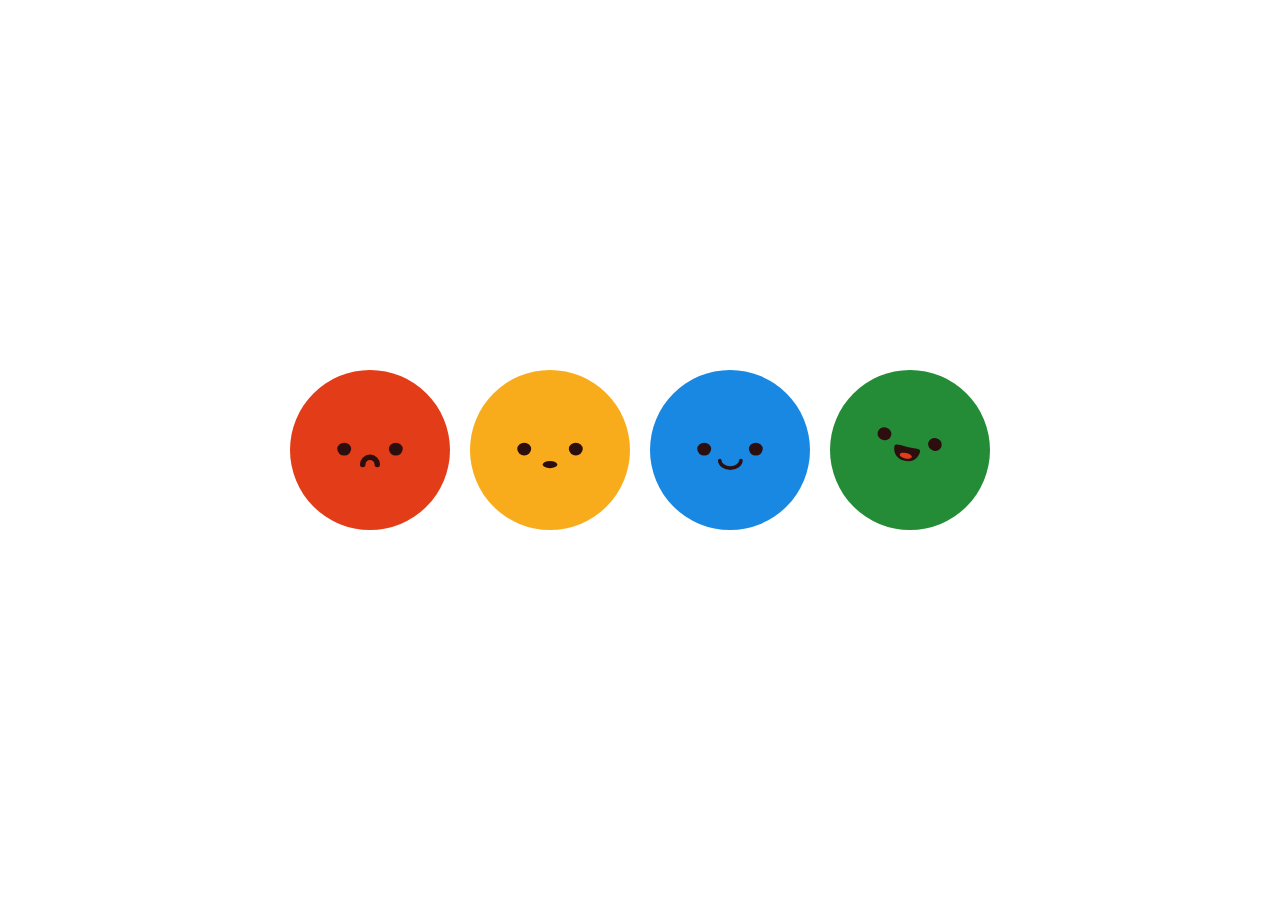
<file: clients/bolinhas/index.html>
<!DOCTYPE html>
<html>
<head>
    <meta charset="UTF-8">
    <title>Bouncing Ball</title>
    <link rel="stylesheet" href="css/bouncing.css">
    <link rel="stylesheet" href="css/balls.css">
</head>

<body>

<svg onclick="change('sad')" class="sad" width="44px" height="44px" viewBox="0 0 44 44" version="1.1" xmlns="http://www.w3.org/2000/svg" xmlns:xlink="http://www.w3.org/1999/xlink">
    <g id="sad" stroke="none" stroke-width="1" fill="none" fill-rule="evenodd" transform="translate(0, 0)">
        <circle id="body" fill="#E23D18" cx="22" cy="22" r="22"></circle>
        <g id="face" transform="translate(13.000000, 20.000000)">
            <g class="face">
                <path d="M7,4 C7,5.1045695 7.8954305,6 9,6 C10.1045695,6 11,5.1045695 11,4" class="mouth" stroke="#2C0E0F" stroke-width="1.5" stroke-linecap="round" stroke-linejoin="round" transform="translate(9.000000, 5.000000) rotate(-180.000000) translate(-9.000000, -5.000000) "></path>
                <ellipse class="right-eye" fill="#2C0E0F" cx="16.0941176" cy="1.75609756" rx="1.90588235" ry="1.75609756"></ellipse>
                <ellipse class="left-eye" fill="#2C0E0F" cx="1.90588235" cy="1.75609756" rx="1.90588235" ry="1.75609756"></ellipse>
            </g>
        </g>
    </g>
</svg>

<svg onclick="change('neutral')" class="neutral" width="44px" height="44px" viewBox="0 0 44 44" version="1.1" xmlns="http://www.w3.org/2000/svg" xmlns:xlink="http://www.w3.org/1999/xlink">
    <g>
        <circle id="body" fill="#F9AC1B" cx="22" cy="22" r="22"></circle>
        <g class="face">
            <g transform="translate(13.000000, 20.000000)" fill="#2C0E0F">
                <g class="mouth">
                    <g transform="translate(9, 5)" >
                        <rect x="-2" y="0" width="4" height="2" rx="2"></rect>
                    </g>
                </g>
                <ellipse class="right-eye" cx="16.0941176" cy="1.75" rx="1.90588235" ry="1.75"></ellipse>
                <ellipse class="left-eye" cx="1.90588235" cy="1.75" rx="1.90588235" ry="1.75"></ellipse>
            </g>
        </g>
    </g>
</svg>
<svg onclick="change('fine')" class="fine" width="44px" height="44px" viewBox="0 0 44 44" version="1.1" xmlns="http://www.w3.org/2000/svg" xmlns:xlink="http://www.w3.org/1999/xlink">
    <g id="fine-emotion" stroke="none" stroke-width="1" fill="none" fill-rule="evenodd">
        <g id="fine">
            <circle id="body" fill="#1988E3" cx="22" cy="22" r="22"></circle>
            <g class="matrix" transform="translate(22.000000, 32.000000)">
                <g class="face-container">
                    <g class="face" transform="translate(-9, -12)">
                        <g class="face-upAndDown">
                            <g class="eyes">
                                <ellipse class="right-eye" fill="#2C0E0F" cx="16.0941176" cy="1.75609756" rx="1.90588235" ry="1.75609756"></ellipse>
                                <ellipse class="left-eye" fill="#2C0E0F" cx="1.90588235" cy="1.75609756" rx="1.90588235" ry="1.75609756"></ellipse></g>
                            <path d="M6.18823529,4.90499997 C6.18823529,5.95249999 7.48721095,7 9.08957864,7 C10.6919463,7 11.990922,5.95249999 11.990922,4.90499997" id="mouth" stroke="#2C0E0F" stroke-linecap="round" stroke-linejoin="round"></path>
                        </g>
                    </g>
                </g>
            </g>
        </g>
    </g>
</svg>
<svg onclick="change('happy')" class="happy" width="44px" height="44px" viewBox="0 0 44 44" version="1.1" xmlns="http://www.w3.org/2000/svg" xmlns:xlink="http://www.w3.org/1999/xlink">
    <g id="Happy" stroke="none" stroke-width="1" fill="none" fill-rule="evenodd" transform="translate(0, 0)">
        <circle id="Body" fill="#248C37" cx="22" cy="22" r="22"></circle>
        <g class="scaleFace">
            <g class="face">
                <ellipse id="Eye-right" fill="#2C0E0F" cx="29.0875" cy="21.75" rx="1.89926471" ry="1.75"></ellipse>
                <ellipse id="Eye-left" fill="#2C0E0F" cx="14.8992647" cy="21.75" rx="1.89926471" ry="1.75"></ellipse>
                <path d="M21.8941176,27.8819633 C24.8588235,27.8819632 25.4941176,25.5404999 25.4941176,24.5648901 C25.4941176,23.5892803 24.4352941,23.9795242 22.1058824,23.9795242 C19.7764706,23.9795242 18.2941176,23.5892803 18.2941176,24.5648901 C18.2941176,25.5404999 18.9294118,27.8819633 21.8941176,27.8819633 Z" id="Mouth" fill="#2C0E0F"></path>
                <ellipse id="Tung" fill="#E23D18" cx="21.8941176" cy="26.4390244" rx="1.69411765" ry="0.780487805"></ellipse>
            </g>
        </g>
    </g>
</svg>

<script type="text/javascript" src="../common.js"></script>
<script type="text/javascript" src="js/faces.js"></script>
<script type="text/javascript" src="js/index.js"></script>
<script> init(); </script>
</body>
</html>
</file>
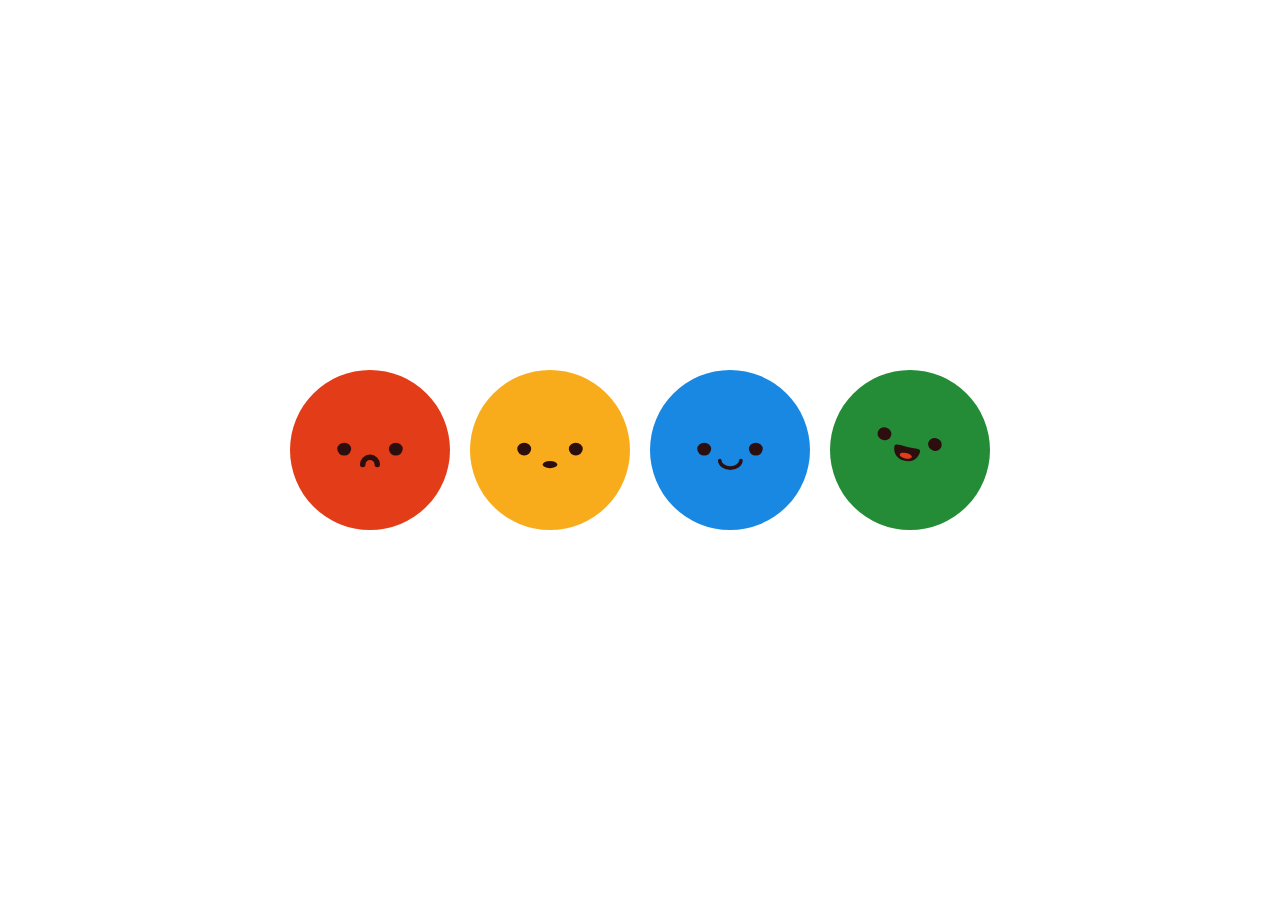
<file: clients/carinhas/index.html>
<!DOCTYPE html>
<html>
<head>
    <meta charset="UTF-8">
    <title>TCC Marianna</title>
    <link rel="stylesheet" href="css/bouncing.css">
    <link rel="stylesheet" href="css/balls.css">
</head>

<body>

<svg onclick="change('sad')" class="sad" width="44px" height="44px" viewBox="0 0 44 44" version="1.1" xmlns="http://www.w3.org/2000/svg" xmlns:xlink="http://www.w3.org/1999/xlink">
    <g id="sad" stroke="none" stroke-width="1" fill="none" fill-rule="evenodd" transform="translate(0, 0)">
        <circle id="body" fill="#E23D18" cx="22" cy="22" r="22"></circle>
        <g id="face" transform="translate(13.000000, 20.000000)">
            <g class="face">
                <path d="M7,4 C7,5.1045695 7.8954305,6 9,6 C10.1045695,6 11,5.1045695 11,4" class="mouth" stroke="#2C0E0F" stroke-width="1.5" stroke-linecap="round" stroke-linejoin="round" transform="translate(9.000000, 5.000000) rotate(-180.000000) translate(-9.000000, -5.000000) "></path>
                <ellipse class="right-eye" fill="#2C0E0F" cx="16.0941176" cy="1.75609756" rx="1.90588235" ry="1.75609756"></ellipse>
                <ellipse class="left-eye" fill="#2C0E0F" cx="1.90588235" cy="1.75609756" rx="1.90588235" ry="1.75609756"></ellipse>
            </g>
        </g>
    </g>
</svg>

<svg onclick="change('neutral')" class="neutral" width="44px" height="44px" viewBox="0 0 44 44" version="1.1" xmlns="http://www.w3.org/2000/svg" xmlns:xlink="http://www.w3.org/1999/xlink">
    <g>
        <circle id="body" fill="#F9AC1B" cx="22" cy="22" r="22"></circle>
        <g class="face">
            <g transform="translate(13.000000, 20.000000)" fill="#2C0E0F">
                <g class="mouth">
                    <g transform="translate(9, 5)" >
                        <rect x="-2" y="0" width="4" height="2" rx="2"></rect>
                    </g>
                </g>
                <ellipse class="right-eye" cx="16.0941176" cy="1.75" rx="1.90588235" ry="1.75"></ellipse>
                <ellipse class="left-eye" cx="1.90588235" cy="1.75" rx="1.90588235" ry="1.75"></ellipse>
            </g>
        </g>
    </g>
</svg>
<svg onclick="change('fine')" class="fine" width="44px" height="44px" viewBox="0 0 44 44" version="1.1" xmlns="http://www.w3.org/2000/svg" xmlns:xlink="http://www.w3.org/1999/xlink">
    <g id="fine-emotion" stroke="none" stroke-width="1" fill="none" fill-rule="evenodd">
        <g id="fine">
            <circle id="body" fill="#1988E3" cx="22" cy="22" r="22"></circle>
            <g class="matrix" transform="translate(22.000000, 32.000000)">
                <g class="face-container">
                    <g class="face" transform="translate(-9, -12)">
                        <g class="face-upAndDown">
                            <g class="eyes">
                                <ellipse class="right-eye" fill="#2C0E0F" cx="16.0941176" cy="1.75609756" rx="1.90588235" ry="1.75609756"></ellipse>
                                <ellipse class="left-eye" fill="#2C0E0F" cx="1.90588235" cy="1.75609756" rx="1.90588235" ry="1.75609756"></ellipse></g>
                            <path d="M6.18823529,4.90499997 C6.18823529,5.95249999 7.48721095,7 9.08957864,7 C10.6919463,7 11.990922,5.95249999 11.990922,4.90499997" id="mouth" stroke="#2C0E0F" stroke-linecap="round" stroke-linejoin="round"></path>
                        </g>
                    </g>
                </g>
            </g>
        </g>
    </g>
</svg>
<svg onclick="change('happy')" class="happy" width="44px" height="44px" viewBox="0 0 44 44" version="1.1" xmlns="http://www.w3.org/2000/svg" xmlns:xlink="http://www.w3.org/1999/xlink">
    <g id="Happy" stroke="none" stroke-width="1" fill="none" fill-rule="evenodd" transform="translate(0, 0)">
        <circle id="Body" fill="#248C37" cx="22" cy="22" r="22"></circle>
        <g class="scaleFace">
            <g class="face">
                <ellipse id="Eye-right" fill="#2C0E0F" cx="29.0875" cy="21.75" rx="1.89926471" ry="1.75"></ellipse>
                <ellipse id="Eye-left" fill="#2C0E0F" cx="14.8992647" cy="21.75" rx="1.89926471" ry="1.75"></ellipse>
                <path d="M21.8941176,27.8819633 C24.8588235,27.8819632 25.4941176,25.5404999 25.4941176,24.5648901 C25.4941176,23.5892803 24.4352941,23.9795242 22.1058824,23.9795242 C19.7764706,23.9795242 18.2941176,23.5892803 18.2941176,24.5648901 C18.2941176,25.5404999 18.9294118,27.8819633 21.8941176,27.8819633 Z" id="Mouth" fill="#2C0E0F"></path>
                <ellipse id="Tung" fill="#E23D18" cx="21.8941176" cy="26.4390244" rx="1.69411765" ry="0.780487805"></ellipse>
            </g>
        </g>
    </g>
</svg>

<script type="text/javascript" src="../common.js"></script>
<script type="text/javascript" src="js/faces.js"></script>
<script type="text/javascript" src="js/index.js"></script>
<script> init(); </script>
</body>
</html>
</file>
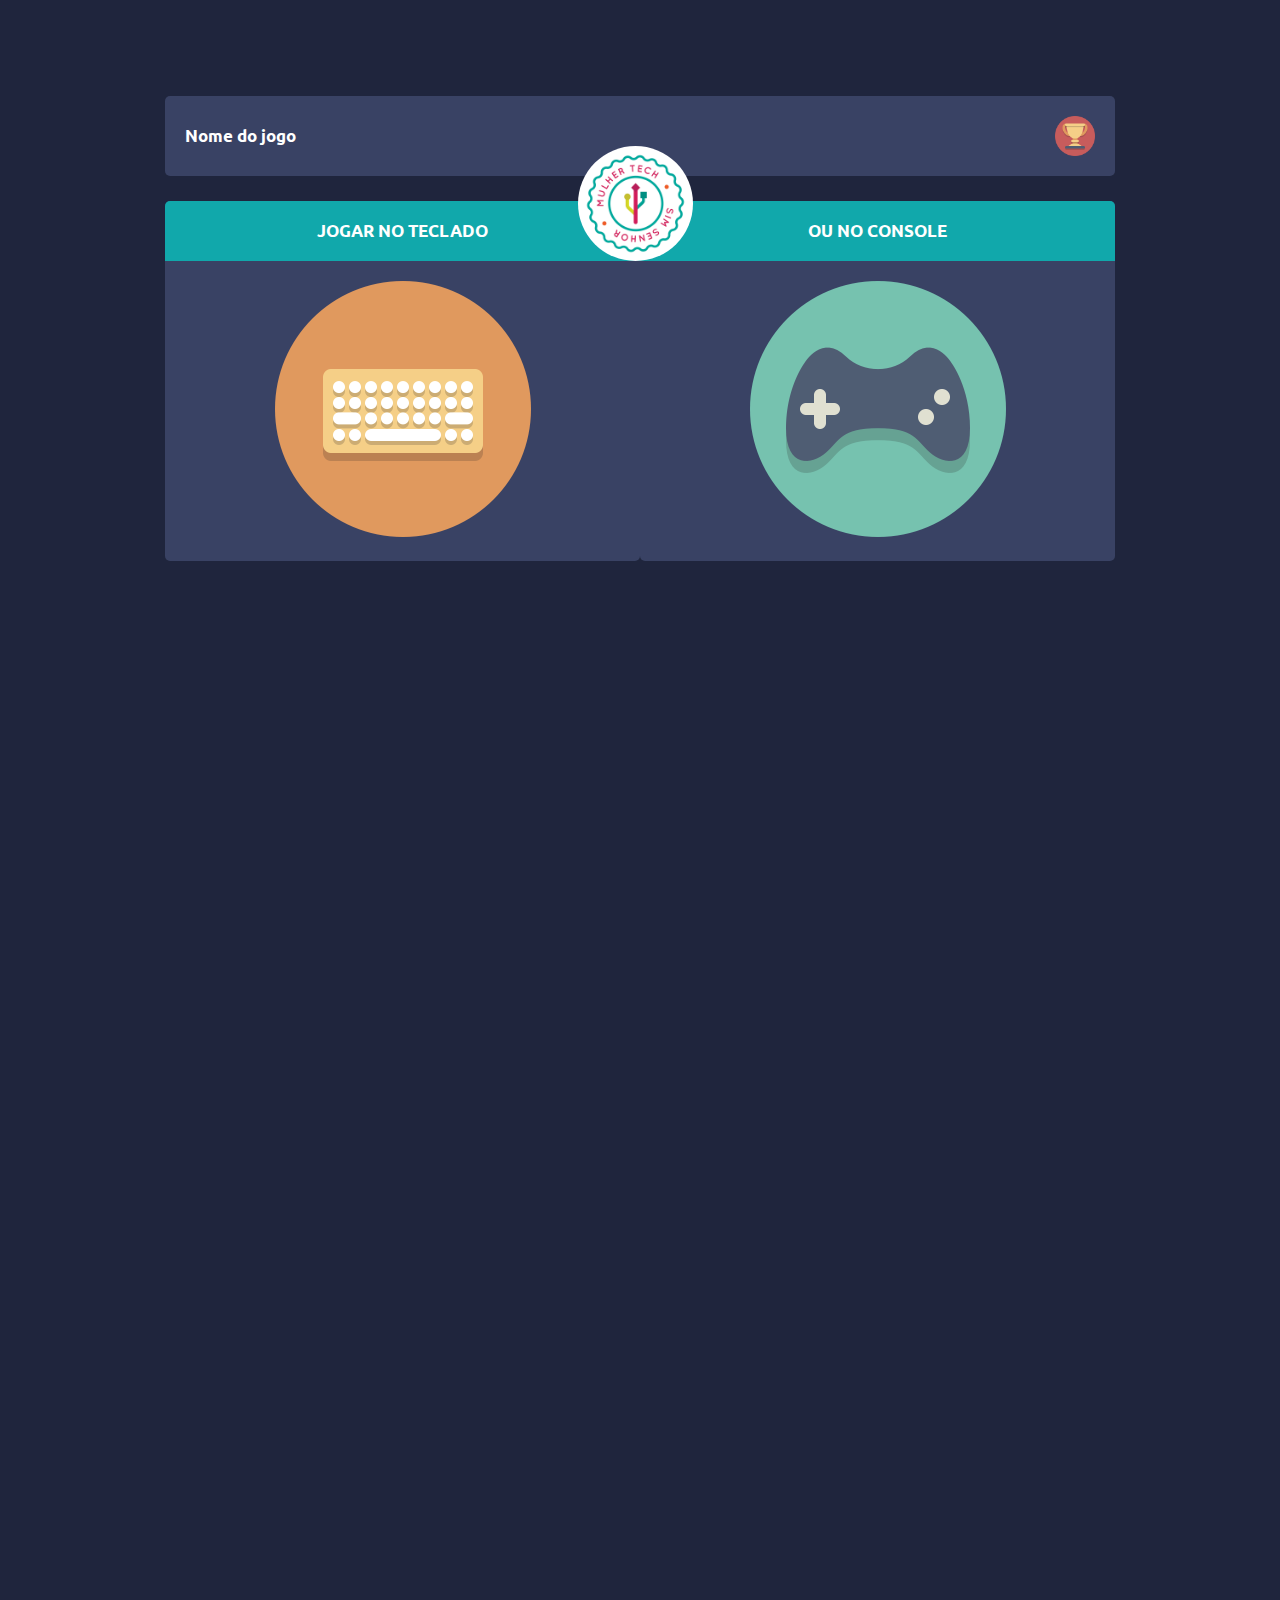
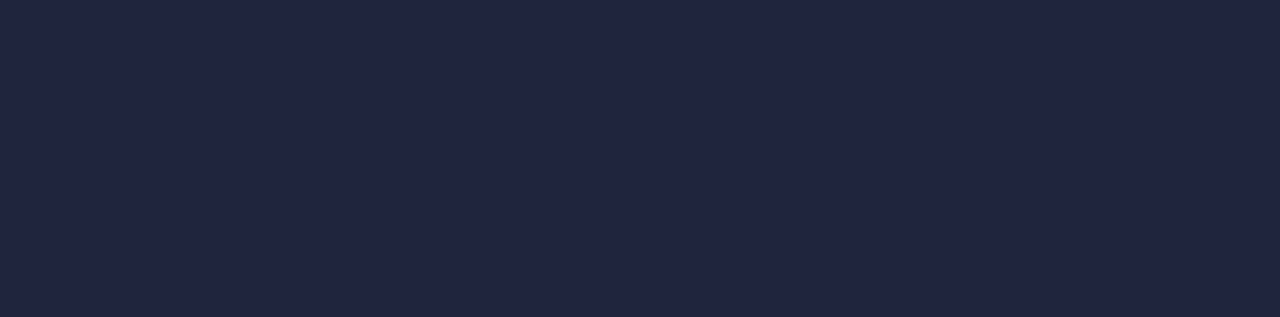
<file: clients/jogo/index.html>
<!DOCTYPE html>
<html lang="en">
<head>
    <meta charset="UTF-8">
    <title>Title</title>

    <link rel="stylesheet" href="css/ui/style.css">
    <link rel="stylesheet" href="css/style.css">

    <script type="text/javascript" src="../common.js"></script>
    <script type="text/javascript" src="js/player.js"></script>
</head>
<body>
<div class="main-container">
    <header class="block">
        <h2>Nome do jogo</h2>
        <a href="ranking.php"><img id="ranking" src="img/trophy.png" /></a>
    </header>

    <div class="left-container container">
        <div class="menu-box block" onclick="return choosePlayer('keyboard')">
            <h2 class="titular">JOGAR NO TECLADO</h2>
            <a><img src="img/keyboard.png"></a>
        </div>
    </div>
    <div class="right-container container">
        <div class="menu-box block" onclick="return choosePlayer('gamepad')">
            <h2 class="titular">OU NO CONSOLE</h2>
            <a><img src="img/gamepad.png"></a>
        </div>
    </div>
    <div class="modal-container container">
        <form id="form-player" method="POST" action="" onsubmit="newPlayer(this);">
            <div class="enter-user-name block">
                    <div class="input-container">
                        <input type="text" name="apelido" placeholder="apelido" class="email text-input">
                        <div class="input-icon envelope-icon-acount"><span class="fontawesome-user scnd-font-color"></span></div>
                    </div>
                    <div class="input-container">
                        <div class="base-colors">
                            <input type="radio" name="cor" class="color" value="52,152,219" style="background-color: rgb(52,152,219);" />
                            <input type="radio" name="cor" class="color" value="46,204,113" style="background-color: rgb(46,204,113);" />
                            <input type="radio" name="cor" class="color" value="230,126,34" style="background-color: rgb(230,126,34);" />
                            <input type="radio" name="cor" class="color" value="231,76,60"  style="background-color: rgb(231,76,60);"  />
                        </div>
                    </div>
                <button type="submit" class="subscribe button">JOGAR!</button>
            </div>
        </form>
    </div>
    <img id="logo" src="img/logo.png">
</div>
</body>
</html>
</file>
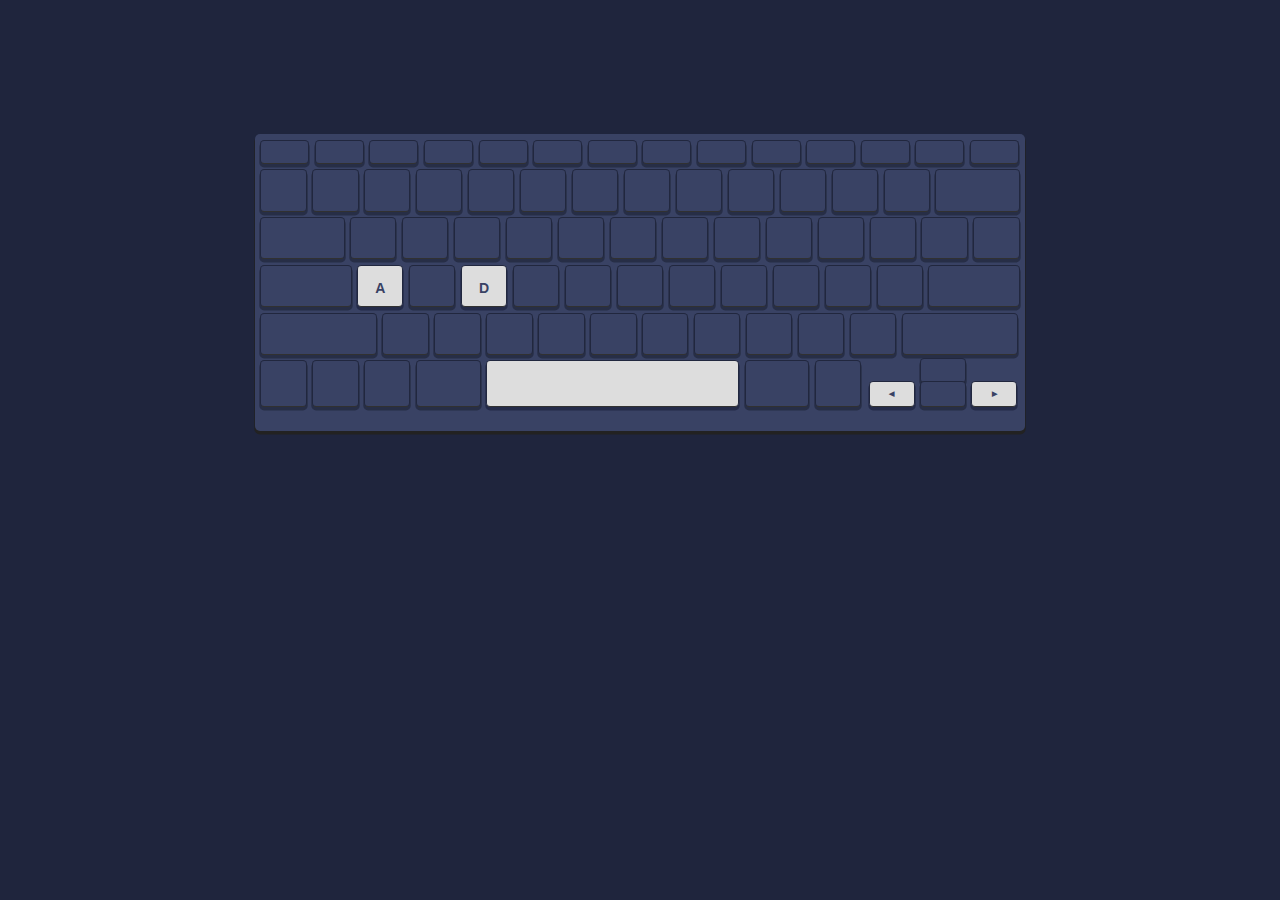
<file: clients/jogo/controller-keyboard/index.html>
<!DOCTYPE html>
<html lang="en">

<head>
    <meta charset="UTF-8">
    <title>HTML + CSS Keyboard</title>
    <link rel="stylesheet" href="../css/ui/style.css">
    <link rel="stylesheet" href="css/style.css">
</head>

<body>
<div id="keyboard" class="block">
    <div class="row h1">
        <div class="word">
            <span>esc</span>
        </div>
        <div class="fn">
            <span>F1</span>
        </div>
        <div class="fn">
            <span>F2</span>
        </div>
        <div class="fn">
            <span>F3</span>
        </div>
        <div class="fn">
            <span>F4</span>
        </div>
        <div class="fn">
            <span>F5</span>
        </div>
        <div class="fn">
            <span>F6</span>
        </div>
        <div class="fn">
            <span>F7</span>
        </div>
        <div class="fn">
            <span>F8</span>
        </div>
        <div class="fn">
            <span>F9</span>
        </div>
        <div class="fn">
            <span>F10</span>
        </div>
        <div class="fn">
            <span>F11</span>
        </div>
        <div class="fn">
            <span>F12</span>
        </div>
        <div class="word">
            <span>pwr</span>
        </div>
    </div>
    <div class="row">
        <div class="double">
            <div>~</div>
            <div>`</div>
        </div>
        <div class="double">
            <div>!</div>
            <div>1</div>
        </div>
        <div class="double">
            <div>@</div>
            <div>2</div>
        </div>
        <div class="double">
            <div>#</div>
            <div>3</div>
        </div>
        <div class="double">
            <div>$</div>
            <div>4</div>
        </div>
        <div class="double">
            <div>%</div>
            <div>5</div>
        </div>
        <div class="double">
            <div>^</div>
            <div>6</div>
        </div>
        <div class="double">
            <div>&</div>
            <div>7</div>
        </div>
        <div class="double">
            <div>*</div>
            <div>8</div>
        </div>
        <div class="double">
            <div>(</div>
            <div>9</div>
        </div>
        <div class="double">
            <div>)</div>
            <div>0</div>
        </div>
        <div class="double">
            <div>_</div>
            <div>-</div>
        </div>
        <div class="double">
            <div>+</div>
            <div>=</div>
        </div>
        <div class="bottom-right word w4">
            <span>delete</span>
        </div>
    </div>
    <div class="row">
        <div class="vv word w4">
            <span>tab</span>
        </div>
        <div class="letter">Q</div>
        <div class="letter">W</div>
        <div class="letter">E</div>
        <div class="letter">R</div>
        <div class="letter">T</div>
        <div class="letter">Y</div>
        <div class="letter">U</div>
        <div class="letter">I</div>
        <div class="letter">O</div>
        <div class="letter">P</div>
        <div class="double" data-char="{[">
            <div>{</div>
            <div>[</div>
        </div>
        <div class="double" data-char="}]">
            <div>}</div>
            <div>]</div>
        </div>
        <div class="double" data-char="|\">
            <div>|</div>
            <div>\</div>
        </div>
    </div>
    <div class="row">
        <div class="bottom-left word w5">
            <span>caps lock</span>
        </div>
        <div class="letter active" data-char="A">A</div>
        <div class="letter">S</div>
        <div class="letter active" data-char="D">D</div>
        <div class="letter">F</div>
        <div class="letter">G</div>
        <div class="letter">H</div>
        <div class="letter">J</div>
        <div class="letter">K</div>
        <div class="letter">L</div>
        <div class="double">
            <div>:</div>
            <div>;</div>
        </div>
        <div class="double">
            <div>"</div>
            <div>'</div>
        </div>
        <div class="bottom-right word w5">
            <span>return</span>
        </div>
    </div>
    <div class="row">
        <div class="bottom-left word w6">
            <span>shift</span>
        </div>
        <div class="letter">Z</div>
        <div class="letter">X</div>
        <div class="letter">C</div>
        <div class="letter">V</div>
        <div class="letter">B</div>
        <div class="letter">N</div>
        <div class="letter">M</div>
        <div class="double">
            <div>&lt;</div>
            <div>,</div>
        </div>
        <div class="double">
            <div>&gt;</div>
            <div>.</div>
        </div>
        <div class="double">
            <div>?</div>
            <div>/</div>
        </div>
        <div class="bottom-right word w6" data-key="16-R">
            <span>shift</span>
        </div>
    </div>
    <div class="row h3">
        <div class="bottom-left word">
            <span>fn</span>
        </div>
        <div class="bottom-left word w1">
            <span>control</span>
        </div>
        <div class="bottom-left word w1">
            <span>option</span>
        </div>
        <div class="bottom-right word w3">
            <span>command</span>
        </div>
        <div class="double right space active" data-key="32">
            &nbsp;
        </div>
        <div class="bottom-left word w3">
            <span>command</span>
        </div>
        <div class="bottom-left word w1">
            <span>option</span>
        </div>
        <div class="arrow active" data-key="37">
            <span>&#9664;</span>
        </div>
        <div class="arrow double arrow-up">
            <div>&#9650;</div>
        </div>
        <div class="arrow double arrow-down">
            <div>▼</div>
        </div>
        <div class="arrow active" data-key="39">
            <span>&#9654;</span>
        </div>
    </div>
</div>

<script type="text/javascript" src="../../common.js"></script>
<script type="text/javascript" src="../js/player.js"></script>
<script type="text/javascript" src="js/index.js"></script>

</body>
</html>
</file>
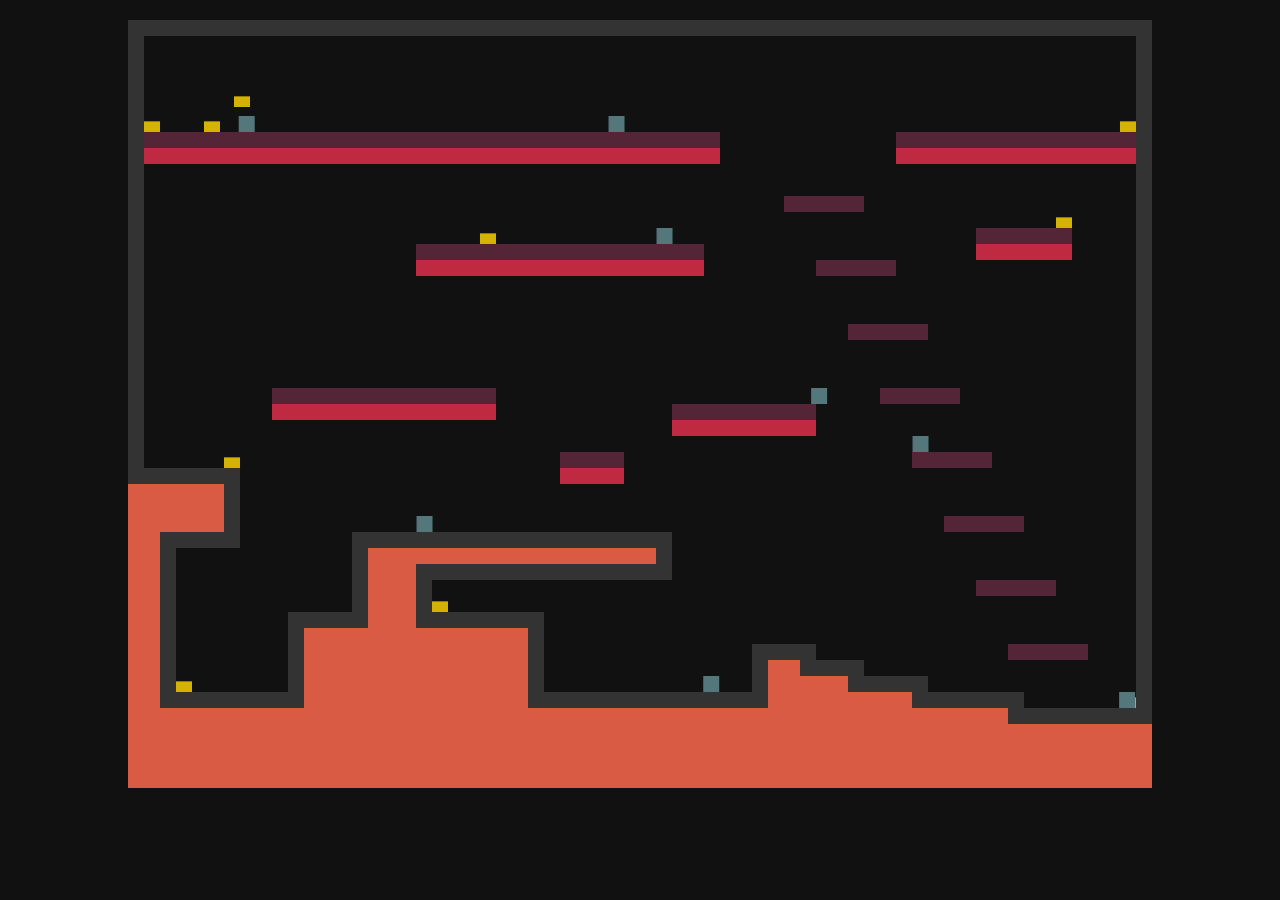
<file: clients/jogo/platformer.html>
<!DOCTYPE html>
<html>
<head>
  <meta http-equiv="X-UA-Compatible" content="IE=edge" />
  <meta http-equiv="Content-type" content="text/html; charset=utf-8"/>
  <title>Javascript Platformer</title>
  <link href="https://fonts.googleapis.com/css?family=Lato" rel="stylesheet">

  <style>
    body            { background: #111; }
    #platformer     { margin: 1em auto; position: relative; width: 512px; height: 384px; }
    #canvas         { display: inline-block; width: 100%; height: 100%; }
    @media screen and (min-width:     0px) and (min-height:    0px) { #platformer { width:  512px; height: 384px; font-size:  7pt; } } /* block = 16 */
    @media screen and (min-width:   840px) and (min-height:  530px) { #platformer { width:  640px; height: 480px; font-size:  9pt; } } /* block = 20 */
    @media screen and (min-width:   968px) and (min-height:  626px) { #platformer { width:  768px; height: 576px; font-size: 11pt; } } /* block = 24 */
    @media screen and (min-width:  1096px) and (min-height:  722px) { #platformer { width:  896px; height: 672px; font-size: 13pt; } } /* block = 28 */
    @media screen and (min-width:  1224px) and (min-height:  818px) { #platformer { width: 1024px; height: 768px; font-size: 15pt; } } /* block = 32 */
  </style>

</head>

<body>

  <div id="platformer">
    <canvas id="canvas">
      <div class="unsupported">
        Sorry, this example cannot be run because your browser does not support the &lt;canvas&gt; element
      </div>
    </canvas>
  </div>

  <script type="text/javascript" src="../common.js"></script>
  <script type="text/javascript" src="js/platformer.js"></script>
</body>
</html>
</file>
<file: clients/bolinhas/css/bouncing.css>
body {
  height: 100%;
  padding: 0;
  margin: 0;
  display: -webkit-box;
  display: -ms-flexbox;
  display: flex;
  -webkit-box-align: center;
      -ms-flex-align: center;
          align-items: center;
  -webkit-box-pack: center;
      -ms-flex-pack: center;
          justify-content: center;
  overflow: hidden;
}

#ballWrapper {
  width: 100px;
  height: 270px;
  display: block;
  position: relative;
  cursor: pointer;
  float:left;
  margin: 20px;

}

#ballWrapper.bounce{
  position: absolute;
}

.bounce > div:first-child{
  width: 70px;
  height: 70px;
  position: relative;
  top: 190px;
  border-radius: 100%;
  overflow: hidden;
  z-index: 99;
}

.line {
  position: absolute;
  background: #D1C4E9;
  width: 2px;
  border-radius: 6px;
}



svg{
  width: 100%;
  height: 100%;
  position: absolute;
}

.bounce > div:first-child.sad,    .bounce > div:first-child.sad,    .bounce > div:first-child.sad,    .bounce > div:first-child.sad    { background: #E23D18; }
.bounce > div:first-child.neutral,.bounce > div:first-child.neutral,.bounce > div:first-child.neutral,.bounce > div:first-child.neutral{ background: #F9AC1B; }
.bounce > div:first-child.fine,   .bounce > div:first-child.fine,   .bounce > div:first-child.fine,   .bounce > div:first-child.fine   { background: #1988E3; }
.bounce > div:first-child.happy,  .bounce > div:first-child.happy,  .bounce > div:first-child.happy,  .bounce > div:first-child.happy  { background: #248C37; }

/*Shadow on floor*/
#ballShadow {
  position: absolute;
  left: 0%;
  bottom: -5px;
  margin-left: -35px;
  bottom: 150px;
  z-index: 10;
  width: 90px;
  height: 20px;
  background-image: url("http://svgur.com/i/4V.svg");
  background-size: cover;
  background-repeat: no-repeat;
  border-radius: 100%;
  z-index: -1;
  background-position: center;
  opacity: .4;
  left: 25%;
  bottom: 0;
}

.bloom {
  position: absolute;
  width: 140px;
  height: 140px;
  left: -34%;
  top: 197px;
}


.sparkle-line {
  position: absolute;
  width: 100%;
  height: 100%;
}

.sparkle-line::before {
  position: absolute;
  z-index: 1;
  top: 140%;
  width: 4px;
  height: 0;
  left: calc(50% - 2px);
  border-radius: 2px;
  background: #ae8fb3;
  will-change: top, height;
  content: "";
}

.sparkle-line:nth-child(1) {
  -webkit-transform: rotate(40deg);
          transform: rotate(40deg);
}
.sparkle-line:nth-child(2) {
  -webkit-transform: rotate(60deg);
          transform: rotate(60deg);
}
.sparkle-line:nth-child(3) {
  -webkit-transform: rotate(300deg);
          transform: rotate(300deg);
}
.sparkle-line:nth-child(4) {
  -webkit-transform: rotate(320deg);
          transform: rotate(320deg);
}

#ballShadow {
  -webkit-animation: shrink 1.5s infinite;
  animation: shrink 1.5s infinite;
  -webkit-animation-timing-function: ease-in-out;
  animation-timing-function: ease-in-out;
}

.bounce > div:first-child{
  -webkit-animation: jump 1.5s infinite;
  animation: jump 1.5s infinite;
}

.bounce > div:first-child svg{
  -webkit-animation: face 1.5s infinite;
  animation: face 1.5s infinite;
}

.sparkle .sparkle-line::before {
  -webkit-animation: line 1.5s infinite;
  animation: line 1.5s infinite;
}

.line-1,.line-2 {
  opacity: 0;
}

.line-1 {
  height: 35px;
  left: 25%;
  -webkit-transform-origin: top left;
  transform-origin: top left;
  -webkit-animation: line-1 1.5s infinite;
  animation: line-1 1.5s infinite;
}

.line-2 {
  height: 45px;
  left: 45%;
  -webkit-transform-origin: bottom left;
  transform-origin: bottom left;
  -webkit-animation: line-2 1.5s infinite;
  animation: line-2 1.5s infinite;
}

/* Animation keyframes */
@-webkit-keyframes jump {
  0% {
    top: 0px;
    -webkit-transform: scale3d(1, 1, 1);
            transform: scale3d(1, 1, 1);
    border-radius: 100%;
    -webkit-animation-timing-function: ease-in;
            animation-timing-function: ease-in;
  }
  45% {
    -webkit-transform: scale3d(1, 1, 1);
            transform: scale3d(1, 1, 1);
  }
  50% {
    -webkit-transform: scale3d(1.3, 0.8, 1);
            transform: scale3d(1.3, 0.8, 1);
    -webkit-animation-timing-function: ease-out;
            animation-timing-function: ease-out;
    top: 200px;
  }
  55% {
    -webkit-transform: scale3d(1, 1, 1);
            transform: scale3d(1, 1, 1);
  }
  60% {
    -webkit-transform: scale3d(0.8, 1.1, 1);
            transform: scale3d(0.8, 1.1, 1);
  }
  70% {
    -webkit-transform: scale3d(0.95, 1.05, 1);
            transform: scale3d(0.95, 1.05, 1);
  }
  72% {
    -webkit-transform: scale3d(1, 1, 1);
            transform: scale3d(1, 1, 1);
  }
  100% {
    -webkit-transform: scale3d(1, 1, 1);
            transform: scale3d(1, 1, 1);
    border-radius: 100%;
    top: 0px;
  }
}
@keyframes jump {
  0% {
    top: 0px;
    -webkit-transform: scale3d(1, 1, 1);
            transform: scale3d(1, 1, 1);
    border-radius: 100%;
    -webkit-animation-timing-function: ease-in;
            animation-timing-function: ease-in;
  }
  45% {
    -webkit-transform: scale3d(1, 1, 1);
            transform: scale3d(1, 1, 1);
  }
  50% {
    -webkit-transform: scale3d(1.3, 0.8, 1);
            transform: scale3d(1.3, 0.8, 1);
    -webkit-animation-timing-function: ease-out;
            animation-timing-function: ease-out;
    top: 200px;
  }
  55% {
    -webkit-transform: scale3d(1, 1, 1);
            transform: scale3d(1, 1, 1);
  }
  60% {
    -webkit-transform: scale3d(0.8, 1.1, 1);
            transform: scale3d(0.8, 1.1, 1);
  }
  70% {
    -webkit-transform: scale3d(0.95, 1.05, 1);
            transform: scale3d(0.95, 1.05, 1);
  }
  72% {
    -webkit-transform: scale3d(1, 1, 1);
            transform: scale3d(1, 1, 1);
  }
  100% {
    -webkit-transform: scale3d(1, 1, 1);
            transform: scale3d(1, 1, 1);
    border-radius: 100%;
    top: 0px;
  }
}

@-webkit-keyframes rotate {
  0% {
    -webkit-transform: rotate(0deg);
            transform: rotate(0deg);
  }
  100% {
    -webkit-transform: rotate(360deg);
            transform: rotate(360deg);
  }
}
@keyframes rotate {
  0% {
    -webkit-transform: rotate(0deg);
            transform: rotate(0deg);
  }
  100% {
    -webkit-transform: rotate(360deg);
            transform: rotate(360deg);
  }
}

@-webkit-keyframes shrink {
  0% {
    bottom: 0;
    -webkit-animation-timing-function: ease-in;
            animation-timing-function: ease-in;
    left: 25%;
    opacity: .2;
    -webkit-transform: scale(0.6, 0.6) translate(0px, 2px);
            transform: scale(0.6, 0.6) translate(0px, 2px);
  }
  50% {
    -webkit-animation-timing-function: ease-out;
            animation-timing-function: ease-out;
    -webkit-transform: scale(0.95, 0.95) translate(0px, 0px);
            transform: scale(0.95, 0.95) translate(0px, 0px);
    opacity: .4;
  }
  100% {
    bottom: 0;
    -webkit-animation-timing-function: ease-in;
            animation-timing-function: ease-in;
    left: 25%;
    -webkit-transform: scale(0.6, 0.6) translate(0px, 2px);
            transform: scale(0.6, 0.6) translate(0px, 2px);
    opacity: .2;
  }
}
@keyframes shrink {
  0% {
    bottom: 0;
    -webkit-animation-timing-function: ease-in;
            animation-timing-function: ease-in;
    left: 25%;
    opacity: .2;
    -webkit-transform: scale(0.6, 0.6) translate(0px, 2px);
            transform: scale(0.6, 0.6) translate(0px, 2px);
  }
  50% {
    -webkit-animation-timing-function: ease-out;
            animation-timing-function: ease-out;
    -webkit-transform: scale(0.95, 0.95) translate(0px, 0px);
            transform: scale(0.95, 0.95) translate(0px, 0px);
    opacity: .4;
  }
  100% {
    bottom: 0;
    -webkit-animation-timing-function: ease-in;
            animation-timing-function: ease-in;
    left: 25%;
    -webkit-transform: scale(0.6, 0.6) translate(0px, 2px);
            transform: scale(0.6, 0.6) translate(0px, 2px);
    opacity: .2;
  }
}
@-webkit-keyframes face {
  0% {
    top: -70px;
  }
  50%{
    top: 0px;
  }
  100% {
    top: 45px;
  }
}
@keyframes face {
  0% {
    top: -70px;
  }
  50%{
    top: 0px;
  }
  100% {
    top: 45px;
  }
}

@-webkit-keyframes line-1 {
  0% {
    display: none;
    opacity: 0;
    top: 0%;
    -webkit-transform: scaleY(0);
            transform: scaleY(0);
  }
  20% {
    display: block;
    opacity: 0;
    top: 0%;
    -webkit-transform: scaleY(0.1);
            transform: scaleY(0.1);
  }
  23% {
    opacity: .4;
  }
  37% {
    opacity: .8;
    -webkit-transform: scaleY(0.6);
            transform: scaleY(0.6);
    top: 23%;
  }
  45% {
    -webkit-transform: scaleY(0.2);
            transform: scaleY(0.2);
  }
  50% {
    opacity: 0;
    -webkit-transform: scaleY(0);
            transform: scaleY(0);
    top: 70%;
  }
  51% {
    opacity: 0;
    -webkit-transform: scaleY(0);
            transform: scaleY(0);
    top: 80%;
  }
  67% {
    opacity: 0;
    top: 80%;
  }
  88% {
    opacity: .8;
    -webkit-transform: scaleY(1.6);
            transform: scaleY(1.6);
    top: 40%;
  }
  100% {
    opacity: 0;
    -webkit-transform: scaleY(0);
            transform: scaleY(0);
    top: 35%;
  }
}

@keyframes line-1 {
  0% {
    display: none;
    opacity: 0;
    top: 0%;
    -webkit-transform: scaleY(0);
            transform: scaleY(0);
  }
  20% {
    display: block;
    opacity: 0;
    top: 0%;
    -webkit-transform: scaleY(0.1);
            transform: scaleY(0.1);
  }
  23% {
    opacity: .4;
  }
  37% {
    opacity: .8;
    -webkit-transform: scaleY(0.6);
            transform: scaleY(0.6);
    top: 23%;
  }
  45% {
    -webkit-transform: scaleY(0.2);
            transform: scaleY(0.2);
  }
  50% {
    opacity: 0;
    -webkit-transform: scaleY(0);
            transform: scaleY(0);
    top: 70%;
  }
  51% {
    opacity: 0;
    -webkit-transform: scaleY(0);
            transform: scaleY(0);
    top: 80%;
  }
  67% {
    opacity: 0;
    top: 80%;
  }
  88% {
    opacity: .8;
    -webkit-transform: scaleY(1.6);
            transform: scaleY(1.6);
    top: 40%;
  }
  100% {
    opacity: 0;
    -webkit-transform: scaleY(0);
            transform: scaleY(0);
    top: 35%;
  }
}
@-webkit-keyframes line-2 {
  0% {
    display: none;
    opacity: 0;
    top: 0%;
    -webkit-transform: scaleY(0);
            transform: scaleY(0);
  }
  20% {
    display: block;
    opacity: 0;
    top: -10%;
    -webkit-transform: scaleY(0.1);
            transform: scaleY(0.1);
  }
  21% {
    opacity: .4;
  }
  35% {
    opacity: .8;
    -webkit-transform: scaleY(1);
            transform: scaleY(1);
    top: 18%;
  }
  50% {
    opacity: 0;
    -webkit-transform: scaleY(0);
            transform: scaleY(0);
    top: 57%;
  }
  51% {
    opacity: 0;
    -webkit-transform: scaleY(0);
            transform: scaleY(0);
    top: 100%;
  }
  62% {
    opacity: 0;
    top: 100%;
  }
  63% {
    opacity: .4;
    -webkit-transform: scaleY(0.1);
            transform: scaleY(0.1);
    top: 80%;
  }
  85% {
    opacity: .8;
    -webkit-transform: scaleY(1);
            transform: scaleY(1);
    top: 46%;
  }
  90% {
    -webkit-transform: scaleY(0.3);
            transform: scaleY(0.3);
  }
  100% {
    opacity: 0;
    -webkit-transform: scaleY(0);
            transform: scaleY(0);
    top: 10%;
  }
}
@keyframes line-2 {
  0% {
    display: none;
    opacity: 0;
    top: 0%;
    -webkit-transform: scaleY(0);
            transform: scaleY(0);
  }
  20% {
    display: block;
    opacity: 0;
    top: -10%;
    -webkit-transform: scaleY(0.1);
            transform: scaleY(0.1);
  }
  21% {
    opacity: .4;
  }
  35% {
    opacity: .8;
    -webkit-transform: scaleY(1);
            transform: scaleY(1);
    top: 18%;
  }
  50% {
    opacity: 0;
    -webkit-transform: scaleY(0);
            transform: scaleY(0);
    top: 57%;
  }
  51% {
    opacity: 0;
    -webkit-transform: scaleY(0);
            transform: scaleY(0);
    top: 100%;
  }
  62% {
    opacity: 0;
    top: 100%;
  }
  63% {
    opacity: .4;
    -webkit-transform: scaleY(0.1);
            transform: scaleY(0.1);
    top: 80%;
  }
  85% {
    opacity: .8;
    -webkit-transform: scaleY(1);
            transform: scaleY(1);
    top: 46%;
  }
  90% {
    -webkit-transform: scaleY(0.3);
            transform: scaleY(0.3);
  }
  100% {
    opacity: 0;
    -webkit-transform: scaleY(0);
            transform: scaleY(0);
    top: 10%;
  }
}
@-webkit-keyframes line {
  48% {
    top: 30%;
    height: 0;
  }
  58% {
    opacity: 1;
    height: 14px;
  }
  100% {
    opacity: 0;
    top: 10%;
    height: 0;
  }
}
@keyframes line {
  48% {
    top: 30%;
    height: 0;
  }
  58% {
    opacity: 1;
    height: 14px;
  }
  100% {
    opacity: 0;
    top: 10%;
    height: 0;
  }
}
</file>
<file: clients/bolinhas/css/balls.css>
html, body {
  width: 100%;
  height: 100%;
  display: -webkit-box;
  display: -ms-flexbox;
  display: flex;
  -webkit-box-align: center;
      -ms-flex-align: center;
          align-items: center;
  -webkit-box-pack: center;
      -ms-flex-pack: center;
          justify-content: center;
}

svg {
  margin: 10px;
  width: 10em;
  height: 10em;
  position: static;
  cursor: pointer;
}

svg.happy .face {
  -webkit-animation: upAndDown 0.8s ease infinite;
          animation: upAndDown 0.8s ease infinite;
}

svg.happy .scaleFace {
  -webkit-transform-origin: 35px 20px;
          transform-origin: 35px 20px;
  -webkit-transform: rotate(12deg);
          transform: rotate(12deg);
}

svg.sad {
  width: 10em;
  height: 10em;
}

svg.sad .face {
  -webkit-animation: leftToRight 0.4s linear infinite alternate-reverse;
          animation: leftToRight 0.4s linear infinite alternate-reverse;
}

svg.sad .left-eye, svg.sad .right-eye {
  opacity: 1;
  -webkit-transform-origin: 0 1px;
          transform-origin: 0 1px;
  -webkit-animation: 
      blink 3s linear infinite,
      blinkSqueeze 3s linear infinite;
          animation: 
      blink 3s linear infinite,
      blinkSqueeze 3s linear infinite;
}

svg.sad .mouth {
  padding-top: 20px;
}

svg.neutral .face {
  -webkit-animation: upAndDown 6s ease infinite;
          animation: upAndDown 6s ease infinite;
}

svg.neutral .left-eye, svg.neutral .right-eye {
  opacity: 1;
  -webkit-transform-origin: 0 1px;
          transform-origin: 0 1px;
  -webkit-animation: 
      blink 3s linear infinite,
      blinkSqueezeTwice 3s linear infinite;
          animation: 
      blink 3s linear infinite,
      blinkSqueezeTwice 3s linear infinite;
  -webkit-animation-delay: 1s;
          animation-delay: 1s;
}

svg.neutral .mouth {
  -webkit-animation: scaleX 2s ease infinite alternate-reverse;
          animation: scaleX 2s ease infinite alternate-reverse;
}

svg.fine .face-container {
  -webkit-animation: rotateLeftToRight 3s infinite;
          animation: rotateLeftToRight 3s infinite;
}

svg.fine .face-upAndDown {
  -webkit-animation: fineUpAndDown 3s infinite;
          animation: fineUpAndDown 3s infinite;
}

svg.fine .left-eye, svg.fine .right-eye {
  opacity: 1;
  -webkit-transform-origin: 0 1px;
          transform-origin: 0 1px;
  -webkit-animation: 
      blink 3s linear infinite,
      blinkSqueeze 3s linear infinite;
          animation: 
      blink 3s linear infinite,
      blinkSqueeze 3s linear infinite;
}

@-webkit-keyframes rotateLeftToRight {
  0% { -webkit-transform: rotate(15deg); transform: rotate(15deg); }
  50% { -webkit-transform: rotate(-15deg); transform: rotate(-15deg); }
  100% { -webkit-transform: rotate(15deg); transform: rotate(15deg); }
}

@keyframes rotateLeftToRight {
  0% { -webkit-transform: rotate(15deg); transform: rotate(15deg); }
  50% { -webkit-transform: rotate(-15deg); transform: rotate(-15deg); }
  100% { -webkit-transform: rotate(15deg); transform: rotate(15deg); }
}

@-webkit-keyframes fineUpAndDown {
  0% { -webkit-transform: translate(0, 0); transform: translate(0, 0); }
  25% { -webkit-transform: translate(0, -1px); transform: translate(0, -1px); }
  50% { -webkit-transform: translate(0, 0); transform: translate(0, 0); }
  75% { -webkit-transform: translate(0, -1px); transform: translate(0, -1px); }
  100% { -webkit-transform: translate(0, 0); transform: translate(0, 0); }
}

@keyframes fineUpAndDown {
  0% { -webkit-transform: translate(0, 0); transform: translate(0, 0); }
  25% { -webkit-transform: translate(0, -1px); transform: translate(0, -1px); }
  50% { -webkit-transform: translate(0, 0); transform: translate(0, 0); }
  75% { -webkit-transform: translate(0, -1px); transform: translate(0, -1px); }
  100% { -webkit-transform: translate(0, 0); transform: translate(0, 0); }
}

@-webkit-keyframes upAndDown {
  0% { -webkit-transform: translate(0, -1px); transform: translate(0, -1px); }
  50% { -webkit-transform: translate(0, 2px); transform: translate(0, 2px); }
  100% { -webkit-transform: translate(0, -1px); transform: translate(0, -1px); }
}

@keyframes upAndDown {
  0% { -webkit-transform: translate(0, -1px); transform: translate(0, -1px); }
  50% { -webkit-transform: translate(0, 2px); transform: translate(0, 2px); }
  100% { -webkit-transform: translate(0, -1px); transform: translate(0, -1px); }
}

@-webkit-keyframes leftToRight {
  0% { -webkit-transform: translate(-1px, 4px); transform: translate(-1px, 4px); }
  100% { -webkit-transform: translate(1px, 4px); transform: translate(1px, 4px); }
}

@keyframes leftToRight {
  0% { -webkit-transform: translate(-1px, 4px); transform: translate(-1px, 4px); }
  100% { -webkit-transform: translate(1px, 4px); transform: translate(1px, 4px); }
}

@-webkit-keyframes leftToRightWide {
  0% { -webkit-transform: translate(-5px, 1px); transform: translate(-5px, 1px); }
  100% { -webkit-transform: translate(2px, 1px); transform: translate(2px, 1px); }
}

@keyframes leftToRightWide {
  0% { -webkit-transform: translate(-5px, 1px); transform: translate(-5px, 1px); }
  100% { -webkit-transform: translate(2px, 1px); transform: translate(2px, 1px); }
}

@-webkit-keyframes scaleX {
  0% { -webkit-transform: translate(0, 0) scale(1, 1); transform: translate(0, 0) scale(1, 1); }
  100% { -webkit-transform: translate(-9px, 0) scale(2, 1); transform: translate(-9px, 0) scale(2, 1); }
}

@keyframes scaleX {
  0% { -webkit-transform: translate(0, 0) scale(1, 1); transform: translate(0, 0) scale(1, 1); }
  100% { -webkit-transform: translate(-9px, 0) scale(2, 1); transform: translate(-9px, 0) scale(2, 1); }
}

@-webkit-keyframes scaleUpAndDown {
  0% { -webkit-transform: scale(1, 1); transform: scale(1, 1); }
  100% { -webkit-transform: scale(1, 1.2); transform: scale(1, 1.2); }
}

@keyframes scaleUpAndDown {
  0% { -webkit-transform: scale(1, 1); transform: scale(1, 1); }
  100% { -webkit-transform: scale(1, 1.2); transform: scale(1, 1.2); }
}

@-webkit-keyframes blink {
  0% { opacity: 1; }
  45% { opacity: 1; }
  50% { opacity: 0; }
  55% { opacity: 1; }
  100% { opacity: 1; }
}

@keyframes blink {
  0% { opacity: 1; }
  45% { opacity: 1; }
  50% { opacity: 0; }
  55% { opacity: 1; }
  100% { opacity: 1; }
}

@-webkit-keyframes blinkSqueeze {
  0% { -webkit-transform: scale(1, 1); transform: scale(1, 1); }
  45% { -webkit-transform: scale(1, 1); transform: scale(1, 1); }
  50% { -webkit-transform: scale(1, 0); transform: scale(1, 0); }
  55% { -webkit-transform: scale(1, 1); transform: scale(1, 1); }
  100% { -webkit-transform: scale(1, 1); transform: scale(1, 1); }
}

@keyframes blinkSqueeze {
  0% { -webkit-transform: scale(1, 1); transform: scale(1, 1); }
  45% { -webkit-transform: scale(1, 1); transform: scale(1, 1); }
  50% { -webkit-transform: scale(1, 0); transform: scale(1, 0); }
  55% { -webkit-transform: scale(1, 1); transform: scale(1, 1); }
  100% { -webkit-transform: scale(1, 1); transform: scale(1, 1); }
}

@-webkit-keyframes blinkSqueezeTwice {
  0% { -webkit-transform: scale(1, 1); transform: scale(1, 1); }
  45% { -webkit-transform: scale(1, 1); transform: scale(1, 1); }
  50% { -webkit-transform: scale(1, 0); transform: scale(1, 0); }
  55% { -webkit-transform: scale(1, 1); transform: scale(1, 1); }
  60% { -webkit-transform: scale(1, 0); transform: scale(1, 0); }
  65% { -webkit-transform: scale(1, 1); transform: scale(1, 1); }
  100% { -webkit-transform: scale(1, 1); transform: scale(1, 1); }
}

@keyframes blinkSqueezeTwice {
  0% { -webkit-transform: scale(1, 1); transform: scale(1, 1); }
  45% { -webkit-transform: scale(1, 1); transform: scale(1, 1); }
  50% { -webkit-transform: scale(1, 0); transform: scale(1, 0); }
  55% { -webkit-transform: scale(1, 1); transform: scale(1, 1); }
  60% { -webkit-transform: scale(1, 0); transform: scale(1, 0); }
  65% { -webkit-transform: scale(1, 1); transform: scale(1, 1); }
  100% { -webkit-transform: scale(1, 1); transform: scale(1, 1); }
}
</file>
<file: clients/carinhas/css/bouncing.css>
body {
  height: 100%;
  padding: 0;
  margin: 0;
  display: -webkit-box;
  display: -ms-flexbox;
  display: flex;
  -webkit-box-align: center;
      -ms-flex-align: center;
          align-items: center;
  -webkit-box-pack: center;
      -ms-flex-pack: center;
          justify-content: center;
  overflow: hidden;
}

#ballWrapper {
  width: 100px;
  height: 270px;
  display: block;
  position: relative;
  cursor: pointer;
  float:left;
  margin: 20px;

}

#ballWrapper.bounce{
  position: absolute;
}

.bounce > div:first-child{
  width: 70px;
  height: 70px;
  position: relative;
  top: 190px;
  border-radius: 100%;
  overflow: hidden;
  z-index: 99;
}

.line {
  position: absolute;
  background: #D1C4E9;
  width: 2px;
  border-radius: 6px;
}



svg{
  width: 100%;
  height: 100%;
  position: absolute;
}

.bounce > div:first-child.sad,    .bounce > div:first-child.sad,    .bounce > div:first-child.sad,    .bounce > div:first-child.sad    { background: #E23D18; }
.bounce > div:first-child.neutral,.bounce > div:first-child.neutral,.bounce > div:first-child.neutral,.bounce > div:first-child.neutral{ background: #F9AC1B; }
.bounce > div:first-child.fine,   .bounce > div:first-child.fine,   .bounce > div:first-child.fine,   .bounce > div:first-child.fine   { background: #1988E3; }
.bounce > div:first-child.happy,  .bounce > div:first-child.happy,  .bounce > div:first-child.happy,  .bounce > div:first-child.happy  { background: #248C37; }

/*Shadow on floor*/
#ballShadow {
  position: absolute;
  left: 0%;
  bottom: -5px;
  margin-left: -35px;
  bottom: 150px;
  z-index: 10;
  width: 90px;
  height: 20px;
  background-image: url("http://svgur.com/i/4V.svg");
  background-size: cover;
  background-repeat: no-repeat;
  border-radius: 100%;
  z-index: -1;
  background-position: center;
  opacity: .4;
  left: 25%;
  bottom: 0;
}

.bloom {
  position: absolute;
  width: 140px;
  height: 140px;
  left: -34%;
  top: 197px;
}


.sparkle-line {
  position: absolute;
  width: 100%;
  height: 100%;
}

.sparkle-line::before {
  position: absolute;
  z-index: 1;
  top: 140%;
  width: 4px;
  height: 0;
  left: calc(50% - 2px);
  border-radius: 2px;
  background: #ae8fb3;
  will-change: top, height;
  content: "";
}

.sparkle-line:nth-child(1) {
  -webkit-transform: rotate(40deg);
          transform: rotate(40deg);
}
.sparkle-line:nth-child(2) {
  -webkit-transform: rotate(60deg);
          transform: rotate(60deg);
}
.sparkle-line:nth-child(3) {
  -webkit-transform: rotate(300deg);
          transform: rotate(300deg);
}
.sparkle-line:nth-child(4) {
  -webkit-transform: rotate(320deg);
          transform: rotate(320deg);
}

#ballShadow {
  -webkit-animation: shrink 1.5s infinite;
  animation: shrink 1.5s infinite;
  -webkit-animation-timing-function: ease-in-out;
  animation-timing-function: ease-in-out;
}

.bounce > div:first-child{
  -webkit-animation: jump 1.5s infinite;
  animation: jump 1.5s infinite;
}

.bounce > div:first-child svg{
  -webkit-animation: face 1.5s infinite;
  animation: face 1.5s infinite;
}

.sparkle .sparkle-line::before {
  -webkit-animation: line 1.5s infinite;
  animation: line 1.5s infinite;
}

.line-1,.line-2 {
  opacity: 0;
}

.line-1 {
  height: 35px;
  left: 25%;
  -webkit-transform-origin: top left;
  transform-origin: top left;
  -webkit-animation: line-1 1.5s infinite;
  animation: line-1 1.5s infinite;
}

.line-2 {
  height: 45px;
  left: 45%;
  -webkit-transform-origin: bottom left;
  transform-origin: bottom left;
  -webkit-animation: line-2 1.5s infinite;
  animation: line-2 1.5s infinite;
}

/* Animation keyframes */
@-webkit-keyframes jump {
  0% {
    top: 0px;
    -webkit-transform: scale3d(1, 1, 1);
            transform: scale3d(1, 1, 1);
    border-radius: 100%;
    -webkit-animation-timing-function: ease-in;
            animation-timing-function: ease-in;
  }
  45% {
    -webkit-transform: scale3d(1, 1, 1);
            transform: scale3d(1, 1, 1);
  }
  50% {
    -webkit-transform: scale3d(1.3, 0.8, 1);
            transform: scale3d(1.3, 0.8, 1);
    -webkit-animation-timing-function: ease-out;
            animation-timing-function: ease-out;
    top: 200px;
  }
  55% {
    -webkit-transform: scale3d(1, 1, 1);
            transform: scale3d(1, 1, 1);
  }
  60% {
    -webkit-transform: scale3d(0.8, 1.1, 1);
            transform: scale3d(0.8, 1.1, 1);
  }
  70% {
    -webkit-transform: scale3d(0.95, 1.05, 1);
            transform: scale3d(0.95, 1.05, 1);
  }
  72% {
    -webkit-transform: scale3d(1, 1, 1);
            transform: scale3d(1, 1, 1);
  }
  100% {
    -webkit-transform: scale3d(1, 1, 1);
            transform: scale3d(1, 1, 1);
    border-radius: 100%;
    top: 0px;
  }
}
@keyframes jump {
  0% {
    top: 0px;
    -webkit-transform: scale3d(1, 1, 1);
            transform: scale3d(1, 1, 1);
    border-radius: 100%;
    -webkit-animation-timing-function: ease-in;
            animation-timing-function: ease-in;
  }
  45% {
    -webkit-transform: scale3d(1, 1, 1);
            transform: scale3d(1, 1, 1);
  }
  50% {
    -webkit-transform: scale3d(1.3, 0.8, 1);
            transform: scale3d(1.3, 0.8, 1);
    -webkit-animation-timing-function: ease-out;
            animation-timing-function: ease-out;
    top: 200px;
  }
  55% {
    -webkit-transform: scale3d(1, 1, 1);
            transform: scale3d(1, 1, 1);
  }
  60% {
    -webkit-transform: scale3d(0.8, 1.1, 1);
            transform: scale3d(0.8, 1.1, 1);
  }
  70% {
    -webkit-transform: scale3d(0.95, 1.05, 1);
            transform: scale3d(0.95, 1.05, 1);
  }
  72% {
    -webkit-transform: scale3d(1, 1, 1);
            transform: scale3d(1, 1, 1);
  }
  100% {
    -webkit-transform: scale3d(1, 1, 1);
            transform: scale3d(1, 1, 1);
    border-radius: 100%;
    top: 0px;
  }
}

@-webkit-keyframes rotate {
  0% {
    -webkit-transform: rotate(0deg);
            transform: rotate(0deg);
  }
  100% {
    -webkit-transform: rotate(360deg);
            transform: rotate(360deg);
  }
}
@keyframes rotate {
  0% {
    -webkit-transform: rotate(0deg);
            transform: rotate(0deg);
  }
  100% {
    -webkit-transform: rotate(360deg);
            transform: rotate(360deg);
  }
}

@-webkit-keyframes shrink {
  0% {
    bottom: 0;
    -webkit-animation-timing-function: ease-in;
            animation-timing-function: ease-in;
    left: 25%;
    opacity: .2;
    -webkit-transform: scale(0.6, 0.6) translate(0px, 2px);
            transform: scale(0.6, 0.6) translate(0px, 2px);
  }
  50% {
    -webkit-animation-timing-function: ease-out;
            animation-timing-function: ease-out;
    -webkit-transform: scale(0.95, 0.95) translate(0px, 0px);
            transform: scale(0.95, 0.95) translate(0px, 0px);
    opacity: .4;
  }
  100% {
    bottom: 0;
    -webkit-animation-timing-function: ease-in;
            animation-timing-function: ease-in;
    left: 25%;
    -webkit-transform: scale(0.6, 0.6) translate(0px, 2px);
            transform: scale(0.6, 0.6) translate(0px, 2px);
    opacity: .2;
  }
}
@keyframes shrink {
  0% {
    bottom: 0;
    -webkit-animation-timing-function: ease-in;
            animation-timing-function: ease-in;
    left: 25%;
    opacity: .2;
    -webkit-transform: scale(0.6, 0.6) translate(0px, 2px);
            transform: scale(0.6, 0.6) translate(0px, 2px);
  }
  50% {
    -webkit-animation-timing-function: ease-out;
            animation-timing-function: ease-out;
    -webkit-transform: scale(0.95, 0.95) translate(0px, 0px);
            transform: scale(0.95, 0.95) translate(0px, 0px);
    opacity: .4;
  }
  100% {
    bottom: 0;
    -webkit-animation-timing-function: ease-in;
            animation-timing-function: ease-in;
    left: 25%;
    -webkit-transform: scale(0.6, 0.6) translate(0px, 2px);
            transform: scale(0.6, 0.6) translate(0px, 2px);
    opacity: .2;
  }
}
@-webkit-keyframes face {
  0% {
    top: -70px;
  }
  50%{
    top: 0px;
  }
  100% {
    top: 45px;
  }
}
@keyframes face {
  0% {
    top: -70px;
  }
  50%{
    top: 0px;
  }
  100% {
    top: 45px;
  }
}

@-webkit-keyframes line-1 {
  0% {
    display: none;
    opacity: 0;
    top: 0%;
    -webkit-transform: scaleY(0);
            transform: scaleY(0);
  }
  20% {
    display: block;
    opacity: 0;
    top: 0%;
    -webkit-transform: scaleY(0.1);
            transform: scaleY(0.1);
  }
  23% {
    opacity: .4;
  }
  37% {
    opacity: .8;
    -webkit-transform: scaleY(0.6);
            transform: scaleY(0.6);
    top: 23%;
  }
  45% {
    -webkit-transform: scaleY(0.2);
            transform: scaleY(0.2);
  }
  50% {
    opacity: 0;
    -webkit-transform: scaleY(0);
            transform: scaleY(0);
    top: 70%;
  }
  51% {
    opacity: 0;
    -webkit-transform: scaleY(0);
            transform: scaleY(0);
    top: 80%;
  }
  67% {
    opacity: 0;
    top: 80%;
  }
  88% {
    opacity: .8;
    -webkit-transform: scaleY(1.6);
            transform: scaleY(1.6);
    top: 40%;
  }
  100% {
    opacity: 0;
    -webkit-transform: scaleY(0);
            transform: scaleY(0);
    top: 35%;
  }
}

@keyframes line-1 {
  0% {
    display: none;
    opacity: 0;
    top: 0%;
    -webkit-transform: scaleY(0);
            transform: scaleY(0);
  }
  20% {
    display: block;
    opacity: 0;
    top: 0%;
    -webkit-transform: scaleY(0.1);
            transform: scaleY(0.1);
  }
  23% {
    opacity: .4;
  }
  37% {
    opacity: .8;
    -webkit-transform: scaleY(0.6);
            transform: scaleY(0.6);
    top: 23%;
  }
  45% {
    -webkit-transform: scaleY(0.2);
            transform: scaleY(0.2);
  }
  50% {
    opacity: 0;
    -webkit-transform: scaleY(0);
            transform: scaleY(0);
    top: 70%;
  }
  51% {
    opacity: 0;
    -webkit-transform: scaleY(0);
            transform: scaleY(0);
    top: 80%;
  }
  67% {
    opacity: 0;
    top: 80%;
  }
  88% {
    opacity: .8;
    -webkit-transform: scaleY(1.6);
            transform: scaleY(1.6);
    top: 40%;
  }
  100% {
    opacity: 0;
    -webkit-transform: scaleY(0);
            transform: scaleY(0);
    top: 35%;
  }
}
@-webkit-keyframes line-2 {
  0% {
    display: none;
    opacity: 0;
    top: 0%;
    -webkit-transform: scaleY(0);
            transform: scaleY(0);
  }
  20% {
    display: block;
    opacity: 0;
    top: -10%;
    -webkit-transform: scaleY(0.1);
            transform: scaleY(0.1);
  }
  21% {
    opacity: .4;
  }
  35% {
    opacity: .8;
    -webkit-transform: scaleY(1);
            transform: scaleY(1);
    top: 18%;
  }
  50% {
    opacity: 0;
    -webkit-transform: scaleY(0);
            transform: scaleY(0);
    top: 57%;
  }
  51% {
    opacity: 0;
    -webkit-transform: scaleY(0);
            transform: scaleY(0);
    top: 100%;
  }
  62% {
    opacity: 0;
    top: 100%;
  }
  63% {
    opacity: .4;
    -webkit-transform: scaleY(0.1);
            transform: scaleY(0.1);
    top: 80%;
  }
  85% {
    opacity: .8;
    -webkit-transform: scaleY(1);
            transform: scaleY(1);
    top: 46%;
  }
  90% {
    -webkit-transform: scaleY(0.3);
            transform: scaleY(0.3);
  }
  100% {
    opacity: 0;
    -webkit-transform: scaleY(0);
            transform: scaleY(0);
    top: 10%;
  }
}
@keyframes line-2 {
  0% {
    display: none;
    opacity: 0;
    top: 0%;
    -webkit-transform: scaleY(0);
            transform: scaleY(0);
  }
  20% {
    display: block;
    opacity: 0;
    top: -10%;
    -webkit-transform: scaleY(0.1);
            transform: scaleY(0.1);
  }
  21% {
    opacity: .4;
  }
  35% {
    opacity: .8;
    -webkit-transform: scaleY(1);
            transform: scaleY(1);
    top: 18%;
  }
  50% {
    opacity: 0;
    -webkit-transform: scaleY(0);
            transform: scaleY(0);
    top: 57%;
  }
  51% {
    opacity: 0;
    -webkit-transform: scaleY(0);
            transform: scaleY(0);
    top: 100%;
  }
  62% {
    opacity: 0;
    top: 100%;
  }
  63% {
    opacity: .4;
    -webkit-transform: scaleY(0.1);
            transform: scaleY(0.1);
    top: 80%;
  }
  85% {
    opacity: .8;
    -webkit-transform: scaleY(1);
            transform: scaleY(1);
    top: 46%;
  }
  90% {
    -webkit-transform: scaleY(0.3);
            transform: scaleY(0.3);
  }
  100% {
    opacity: 0;
    -webkit-transform: scaleY(0);
            transform: scaleY(0);
    top: 10%;
  }
}
@-webkit-keyframes line {
  48% {
    top: 30%;
    height: 0;
  }
  58% {
    opacity: 1;
    height: 14px;
  }
  100% {
    opacity: 0;
    top: 10%;
    height: 0;
  }
}
@keyframes line {
  48% {
    top: 30%;
    height: 0;
  }
  58% {
    opacity: 1;
    height: 14px;
  }
  100% {
    opacity: 0;
    top: 10%;
    height: 0;
  }
}
</file>
<file: clients/carinhas/css/balls.css>
html, body {
  width: 100%;
  height: 100%;
  display: -webkit-box;
  display: -ms-flexbox;
  display: flex;
  -webkit-box-align: center;
      -ms-flex-align: center;
          align-items: center;
  -webkit-box-pack: center;
      -ms-flex-pack: center;
          justify-content: center;
}

svg {
  margin: 10px;
  width: 10em;
  height: 10em;
  position: static;
  cursor: pointer;
}

svg.happy .face {
  -webkit-animation: upAndDown 0.8s ease infinite;
          animation: upAndDown 0.8s ease infinite;
}

svg.happy .scaleFace {
  -webkit-transform-origin: 35px 20px;
          transform-origin: 35px 20px;
  -webkit-transform: rotate(12deg);
          transform: rotate(12deg);
}

svg.sad {
  width: 10em;
  height: 10em;
}

svg.sad .face {
  -webkit-animation: leftToRight 0.4s linear infinite alternate-reverse;
          animation: leftToRight 0.4s linear infinite alternate-reverse;
}

svg.sad .left-eye, svg.sad .right-eye {
  opacity: 1;
  -webkit-transform-origin: 0 1px;
          transform-origin: 0 1px;
  -webkit-animation: 
      blink 3s linear infinite,
      blinkSqueeze 3s linear infinite;
          animation: 
      blink 3s linear infinite,
      blinkSqueeze 3s linear infinite;
}

svg.sad .mouth {
  padding-top: 20px;
}

svg.neutral .face {
  -webkit-animation: upAndDown 6s ease infinite;
          animation: upAndDown 6s ease infinite;
}

svg.neutral .left-eye, svg.neutral .right-eye {
  opacity: 1;
  -webkit-transform-origin: 0 1px;
          transform-origin: 0 1px;
  -webkit-animation: 
      blink 3s linear infinite,
      blinkSqueezeTwice 3s linear infinite;
          animation: 
      blink 3s linear infinite,
      blinkSqueezeTwice 3s linear infinite;
  -webkit-animation-delay: 1s;
          animation-delay: 1s;
}

svg.neutral .mouth {
  -webkit-animation: scaleX 2s ease infinite alternate-reverse;
          animation: scaleX 2s ease infinite alternate-reverse;
}

svg.fine .face-container {
  -webkit-animation: rotateLeftToRight 3s infinite;
          animation: rotateLeftToRight 3s infinite;
}

svg.fine .face-upAndDown {
  -webkit-animation: fineUpAndDown 3s infinite;
          animation: fineUpAndDown 3s infinite;
}

svg.fine .left-eye, svg.fine .right-eye {
  opacity: 1;
  -webkit-transform-origin: 0 1px;
          transform-origin: 0 1px;
  -webkit-animation: 
      blink 3s linear infinite,
      blinkSqueeze 3s linear infinite;
          animation: 
      blink 3s linear infinite,
      blinkSqueeze 3s linear infinite;
}

@-webkit-keyframes rotateLeftToRight {
  0% { -webkit-transform: rotate(15deg); transform: rotate(15deg); }
  50% { -webkit-transform: rotate(-15deg); transform: rotate(-15deg); }
  100% { -webkit-transform: rotate(15deg); transform: rotate(15deg); }
}

@keyframes rotateLeftToRight {
  0% { -webkit-transform: rotate(15deg); transform: rotate(15deg); }
  50% { -webkit-transform: rotate(-15deg); transform: rotate(-15deg); }
  100% { -webkit-transform: rotate(15deg); transform: rotate(15deg); }
}

@-webkit-keyframes fineUpAndDown {
  0% { -webkit-transform: translate(0, 0); transform: translate(0, 0); }
  25% { -webkit-transform: translate(0, -1px); transform: translate(0, -1px); }
  50% { -webkit-transform: translate(0, 0); transform: translate(0, 0); }
  75% { -webkit-transform: translate(0, -1px); transform: translate(0, -1px); }
  100% { -webkit-transform: translate(0, 0); transform: translate(0, 0); }
}

@keyframes fineUpAndDown {
  0% { -webkit-transform: translate(0, 0); transform: translate(0, 0); }
  25% { -webkit-transform: translate(0, -1px); transform: translate(0, -1px); }
  50% { -webkit-transform: translate(0, 0); transform: translate(0, 0); }
  75% { -webkit-transform: translate(0, -1px); transform: translate(0, -1px); }
  100% { -webkit-transform: translate(0, 0); transform: translate(0, 0); }
}

@-webkit-keyframes upAndDown {
  0% { -webkit-transform: translate(0, -1px); transform: translate(0, -1px); }
  50% { -webkit-transform: translate(0, 2px); transform: translate(0, 2px); }
  100% { -webkit-transform: translate(0, -1px); transform: translate(0, -1px); }
}

@keyframes upAndDown {
  0% { -webkit-transform: translate(0, -1px); transform: translate(0, -1px); }
  50% { -webkit-transform: translate(0, 2px); transform: translate(0, 2px); }
  100% { -webkit-transform: translate(0, -1px); transform: translate(0, -1px); }
}

@-webkit-keyframes leftToRight {
  0% { -webkit-transform: translate(-1px, 4px); transform: translate(-1px, 4px); }
  100% { -webkit-transform: translate(1px, 4px); transform: translate(1px, 4px); }
}

@keyframes leftToRight {
  0% { -webkit-transform: translate(-1px, 4px); transform: translate(-1px, 4px); }
  100% { -webkit-transform: translate(1px, 4px); transform: translate(1px, 4px); }
}

@-webkit-keyframes leftToRightWide {
  0% { -webkit-transform: translate(-5px, 1px); transform: translate(-5px, 1px); }
  100% { -webkit-transform: translate(2px, 1px); transform: translate(2px, 1px); }
}

@keyframes leftToRightWide {
  0% { -webkit-transform: translate(-5px, 1px); transform: translate(-5px, 1px); }
  100% { -webkit-transform: translate(2px, 1px); transform: translate(2px, 1px); }
}

@-webkit-keyframes scaleX {
  0% { -webkit-transform: translate(0, 0) scale(1, 1); transform: translate(0, 0) scale(1, 1); }
  100% { -webkit-transform: translate(-9px, 0) scale(2, 1); transform: translate(-9px, 0) scale(2, 1); }
}

@keyframes scaleX {
  0% { -webkit-transform: translate(0, 0) scale(1, 1); transform: translate(0, 0) scale(1, 1); }
  100% { -webkit-transform: translate(-9px, 0) scale(2, 1); transform: translate(-9px, 0) scale(2, 1); }
}

@-webkit-keyframes scaleUpAndDown {
  0% { -webkit-transform: scale(1, 1); transform: scale(1, 1); }
  100% { -webkit-transform: scale(1, 1.2); transform: scale(1, 1.2); }
}

@keyframes scaleUpAndDown {
  0% { -webkit-transform: scale(1, 1); transform: scale(1, 1); }
  100% { -webkit-transform: scale(1, 1.2); transform: scale(1, 1.2); }
}

@-webkit-keyframes blink {
  0% { opacity: 1; }
  45% { opacity: 1; }
  50% { opacity: 0; }
  55% { opacity: 1; }
  100% { opacity: 1; }
}

@keyframes blink {
  0% { opacity: 1; }
  45% { opacity: 1; }
  50% { opacity: 0; }
  55% { opacity: 1; }
  100% { opacity: 1; }
}

@-webkit-keyframes blinkSqueeze {
  0% { -webkit-transform: scale(1, 1); transform: scale(1, 1); }
  45% { -webkit-transform: scale(1, 1); transform: scale(1, 1); }
  50% { -webkit-transform: scale(1, 0); transform: scale(1, 0); }
  55% { -webkit-transform: scale(1, 1); transform: scale(1, 1); }
  100% { -webkit-transform: scale(1, 1); transform: scale(1, 1); }
}

@keyframes blinkSqueeze {
  0% { -webkit-transform: scale(1, 1); transform: scale(1, 1); }
  45% { -webkit-transform: scale(1, 1); transform: scale(1, 1); }
  50% { -webkit-transform: scale(1, 0); transform: scale(1, 0); }
  55% { -webkit-transform: scale(1, 1); transform: scale(1, 1); }
  100% { -webkit-transform: scale(1, 1); transform: scale(1, 1); }
}

@-webkit-keyframes blinkSqueezeTwice {
  0% { -webkit-transform: scale(1, 1); transform: scale(1, 1); }
  45% { -webkit-transform: scale(1, 1); transform: scale(1, 1); }
  50% { -webkit-transform: scale(1, 0); transform: scale(1, 0); }
  55% { -webkit-transform: scale(1, 1); transform: scale(1, 1); }
  60% { -webkit-transform: scale(1, 0); transform: scale(1, 0); }
  65% { -webkit-transform: scale(1, 1); transform: scale(1, 1); }
  100% { -webkit-transform: scale(1, 1); transform: scale(1, 1); }
}

@keyframes blinkSqueezeTwice {
  0% { -webkit-transform: scale(1, 1); transform: scale(1, 1); }
  45% { -webkit-transform: scale(1, 1); transform: scale(1, 1); }
  50% { -webkit-transform: scale(1, 0); transform: scale(1, 0); }
  55% { -webkit-transform: scale(1, 1); transform: scale(1, 1); }
  60% { -webkit-transform: scale(1, 0); transform: scale(1, 0); }
  65% { -webkit-transform: scale(1, 1); transform: scale(1, 1); }
  100% { -webkit-transform: scale(1, 1); transform: scale(1, 1); }
}
</file>
<file: clients/jogo/css/ui/style.css>
/** Inspired by: http://graphicburger.com/flat-design-ui-components/ **/
/** Line-chart and donut-chart made by @kseso https://codepen.io/Kseso/pen/phiyL **/


/************************************ FONTS ************************************/
@import url(https://fonts.googleapis.com/css?family=Ubuntu:400,700);
@import url(http://weloveiconfonts.com/api/?family=entypo|fontawesome|zocial);
/* entypo */
[class*="entypo-"]:before {
  font-family: 'entypo', sans-serif;
}
/* fontawesome */
[class*="fontawesome-"]:before {
  font-family: 'FontAwesome', sans-serif;
}
/* zocial */
[class*="zocial-"]:before {
  font-family: 'zocial', sans-serif;
}
@font-face {
	font-family: 'icomoon';
	src:url('https://jlalovi-cv.herokuapp.com/font/icomoon.eot');
	src:url('https://jlalovi-cv.herokuapp.com/font/icomoon.eot?#iefix') format('embedded-opentype'),
		url('https://jlalovi-cv.herokuapp.com/font/icomoon.ttf') format('truetype'),
		url('https://jlalovi-cv.herokuapp.com/font/icomoon.woff') format('woff'),
		url('https://jlalovi-cv.herokuapp.com/font/icomoon.svg#icomoon') format('svg');
	font-weight: normal;
	font-style: normal;
}

[class^="icon-"], [class*=" icon-"] {
	font-family: 'icomoon';
	speak: none;
	font-style: normal;
	font-weight: normal;
	font-variant: normal;
	text-transform: none;
	line-height: 1;

	/* Better Font Rendering =========== */
	-webkit-font-smoothing: antialiased;
	-moz-osx-font-smoothing: grayscale;
}
.icon-cloudy:before {
	content: "\e60f";
}
.icon-sun:before {
	content: "\e610";
}
.icon-cloudy2:before {
	content: "\e611";
}
/************************************* END FONTS *************************************/

* {
  -webkit-box-sizing: border-box;
  -moz-box-sizing: border-box;
  box-sizing: border-box;  
}

body {
	background: #1f253d;
}

ul {
	list-style-type: none;
	margin: 0;
	padding-left: 0;
}

h1 {
	font-size: 23px;
}

h2 {
	font-size: 17px;
}

p {
	font-size: 15px;
}

a {
	text-decoration: none;
	font-size: 15px;
}
	a:hover {
		text-decoration: underline;
	}

h1, h2, p, a, span{
	color: #fff;
}
	.scnd-font-color {
		color: #9099b7;
	}

.input-container {
	position: relative;
}
	input[type=text]{
		width: 260px;
		height: 50px;
		margin-left: 20px;
		margin-bottom: 20px;
		padding-left: 45px;
		background: #50597b;
		color: #fff;
		border: solid 1px #1f253d;
		border-radius: 5px;		
	}
		input[type=text]::-webkit-input-placeholder { /* WebKit browsers */
	   		color: #fff;	   		
	   	}
		input[type=text]:-moz-input-placeholder { /* Mozilla Firefox 4 to 18 */
	   		color: #fff;	   
	   	}
		input[type=text]::-moz-input-placeholder { /* Mozilla Firefox 19+ */
	   		color: #fff;
	   	}
		input[type=text]:-ms-input-placeholder { /* Internet Explorer 10+ */
	   		color: #fff;	   	
	   	}
	   	input[type=text]:focus {
	   		outline: none; /* removes the default orange border when focus */
	   		border: 1px solid #11a8ab;
	   	}
	.input-icon {
		font-size: 22px;
		position: absolute;
		left: 31px;
		top: 10px;
	}
		.input-icon.password-icon {
			left: 35px;
		}

.horizontal-list {
	margin: 0;
	padding: 0;
	list-style-type: none;
}
	.horizontal-list li {
		float: left;
	}

.clear {
	clear: both;
}

.icon {
	font-size: 25px;
}

.titular {
	display: block;
	line-height: 60px;
	margin: 0;
	text-align: center;
	border-top-left-radius: 5px;
	border-top-right-radius: 5px;
}

.button {
	display: block;
	width: 175px;
	line-height: 50px;
	font-size: 16px;
	font-weight: 700;
	text-align: center;
	margin: 0 auto;
	border-radius: 5px;
	-webkit-transition: background .3s;
	transition: background .3s;
}
	.button:hover {
		text-decoration: none;
	}

.arrow-btn-container {
	position: relative;
}
	.arrow-btn {
		position: absolute;
		display: block;
		width: 60px;
		height: 60px;
		-webkit-transition: background .3s;
		transition: background .3s;
	}
		.arrow-btn:hover {
			text-decoration: none;
		}
		.arrow-btn.left {
			border-top-left-radius: 5px;
		}
		.arrow-btn.right {
			border-top-right-radius: 5px;
			right: 0;
			top: 0;
		}
		.arrow-btn .icon {
			display: block;
			font-size: 18px;
			border: 2px solid #fff;
			border-radius: 100%;
			line-height: 17px;
			width: 21px;
			margin: 20px auto;
			text-align: center;
		}
			.arrow-btn.left .icon {
				padding-right: 2px;
			}

.profile-picture {
	border-radius: 100%;
	overflow: hidden;
	-webkit-box-sizing: content-box;
  	-moz-box-sizing: content-box;
  	box-sizing: content-box;	
}
	.big-profile-picture {
		margin: 0 auto;		
		border: 5px solid #50597b;
		width: 150px;
		height: 150px;
	}
	.small-profile-picture {
		border: 2px solid #50597b;
		width: 40px;
		height: 40px;
	}


/** MAIN CONTAINER **/

.main-container {
	font-family: 'Ubuntu', sans-serif;
	width: 950px;
	height: 1725px;
	margin: 6em auto;
}	
	/*********************************************** HEADER ***********************************************/
	header {
		height: 80px;
	}
		.header-menu {
			font-size: 17px;
			line-height: 80px;
		}
			.header-menu li {
				position: relative;
        		-webkit-transform: translateZ(0); /** To avoid a flash when hover messages **/
			}
				.header-menu-tab {
					padding: 0 27px;
					display: block;
					line-height: 74px;
					font-size: 17px;
					-webkit-transition: background .3s;
					transition: background .3s;
				}
					.header-menu-tab:hover {
						background: #50597b;
						border-bottom: 4px solid #11a8ab;
						text-decoration: none;
					}
					.header-menu-tab .icon {
						padding-right: 15px;
					}
				.header-menu-number {
					position: absolute;
					line-height: 22px;
					padding: 0 6px;
					font-weight: 700;
					background: #e64c65;
					border-radius: 100%;
					top: 15px;
					right: 2px;
					-webkit-transition: all .3s linear;
					transition: all .3s linear;
				}
					.header-menu li:hover .header-menu-number {
						text-decoration: none;
						-webkit-transform: rotate(360deg);
						transform: rotate(360deg);

					}
		.profile-menu {
			float: right;
			height: 80px;
			padding-right: 20px;
		}
			.profile-menu p {
				font-size: 17px;
				display: inline-block;
				line-height: 76px;
				margin: 0;
				padding-right: 10px;
			}
				.profile-menu a {
					padding-left: 5px;
				}
					.profile-menu a:hover {
						text-decoration: none;
					}
			.small-profile-picture {
				display: inline-block;
				vertical-align: middle;				
			}
	/** CONTAINERS **/
	.container {
		float: left;
		width: 300px;
	}
		.block {
			margin-bottom: 25px;
			background: #394264;
			border-radius: 5px;
		}
		/******************************************** LEFT CONTAINER *****************************************/
		.left-container {}
			.menu-box {
				height: 360px;
			}
				.menu-box .titular {
					background: #11a8ab;
				}
				.menu-box-menu .icon {
					display: inline-block;
					vertical-align: top;
					width: 28px;
					margin-left: 20px;
					margin-right: 15px;
				}
				.menu-box-number {
					width: 36px;
					line-height: 22px;
					background: #50597b;
					text-align: center;
					border-radius: 15px;
					position: absolute;
					top: 15px;
					right: 15px;
					-webkit-transition: all .3s;
					transition: all .3s;
				}
				.menu-box-menu li{
					height: 60px;
					position: relative;										
				}
				.menu-box-tab {
					line-height: 60px;
					display: block;
					border-bottom: 1px solid #1f253d;
					-webkit-transition: background .2s;
					transition: background .2s;
				}
					.menu-box-tab:hover {
						background: #50597b;
						border-top: 1px solid #1f253d;
						text-decoration: none;
					}
					.menu-box-tab:hover .icon {
						color: #fff;
					}
					.menu-box-tab:hover .menu-box-number {
						background: #e64c65;
					}
			.donut-chart-block {
				height: 434px;
			}
				.donut-chart-block .titular {
					padding: 10px 0;
				}
				.donut-chart {
					height: 270px;
				}
				/******************************************
				DONUT-CHART by @kseso https://codepen.io/Kseso/pen/phiyL
				******************************************/
					.donut-chart {
					  position: relative;
						width: 200px;
					  height: 200px;
						margin: 0 auto 2rem;
						border-radius: 100%
					 }
					p.center-date {
					  background: #394264;
					  position: absolute;
					  text-align: center;
						font-size: 28px;
					  top:0;left:0;bottom:0;right:0;
					  width: 130px;
					  height: 130px;
					  margin: auto;
					  border-radius: 50%;
					  line-height: 35px;
					  padding: 15% 0 0;
					}
					.center-date span.scnd-font-color {
					 line-height: 0; 
					}
					.recorte {
					    border-radius: 50%;
					    clip: rect(0px, 200px, 200px, 100px);
					    height: 100%;
					    position: absolute;
					    width: 100%;
					  }
					.quesito {
					    border-radius: 50%;
					    clip: rect(0px, 100px, 200px, 0px);
					    height: 100%;
					    position: absolute;
					    width: 100%;
					    font-family: monospace;
					    font-size: 1.5rem;
					  }
					#porcion1 {
					    -webkit-transform: rotate(0deg);
					    transform: rotate(0deg);
					  }

					#porcion1 .quesito {
					    background-color: #E64C65;
					    -webkit-transform: rotate(76deg);
					    transform: rotate(76deg);
					  }
					#porcion2 {
					    -webkit-transform: rotate(76deg);
					    transform: rotate(76deg);
					  }
					#porcion2 .quesito {
					    background-color: #11A8AB;
					    -webkit-transform: rotate(140deg);
					    transform: rotate(140deg);
					  }
					#porcion3 {
					    -webkit-transform: rotate(215deg);
					    transform: rotate(215deg);
					  }
					#porcion3 .quesito {
					    background-color: #4FC4F6;
					    -webkit-transform: rotate(113deg);
					    transform: rotate(113deg);
					  }
					#porcionFin {
					    -webkit-transform: rotate(-32deg);
					    transform:rotate(-32deg);
					  }
					#porcionFin .quesito {
					    background-color: #FCB150;
					    -webkit-transform: rotate(32deg);
					    transform: rotate(32deg);
					  }
				/******************************************
				END DONUT-CHART by @kseso https://codepen.io/Kseso/pen/phiyL
				******************************************/
        .os-percentages {
					padding-top: 36px;
				}
        .os-percentages li {
					width: 75px;
					border-left: 1px solid #394264;
					text-align: center;					
					background: #50597b;
				}
					.os {
						margin: 0;
						padding: 10px 0 5px;
						font-size: 15px;		
					}
						.os.ios {
							border-top: 4px solid #e64c65;
						}
						.os.mac {
							border-top: 4px solid #11a8ab;
						}
						.os.linux {
							border-top: 4px solid #fcb150;
						}
						.os.win {
							border-top: 4px solid #4fc4f6;
						}
					.os-percentage {
						margin: 0;
						padding: 0 0 15px 10px;
						font-size: 25px;
					}
			.line-chart-block {
				height: 400px;
			}
				.line-chart {
					height: 200px;
					background: #11a8ab;
				}
        /******************************************
				LINE-CHART by @kseso https://codepen.io/Kseso/pen/phiyL
				******************************************/
				.grafico {
				  padding: 2rem 1rem 1rem;
				  width: 100%;
				  height: 100%;
				  position: relative;
				  color: #fff;
				  font-size: 80%;
				}
				.grafico span {
				  display: block;
				  position: absolute;
				  bottom: 3rem;
				  left: 2rem;
				  height: 0;
				  border-top: 2px solid;
				  -webkit-transform-origin: left center;
				  transform-origin: left center;
				}
				.grafico span > span {
				  left: 100%; bottom: 0;
				}
				[data-valor='25'] {width: 75px; -webkit-transform: rotate(-45deg); transform: rotate(-45deg);}
				[data-valor='8'] {width: 24px; -webkit-transform: rotate(65deg); transform: rotate(65deg);}
				[data-valor='13'] {width: 39px; -webkit-transform: rotate(-45deg); transform: rotate(-45deg);}
				[data-valor='5'] {width: 15px; -webkit-transform: rotate(50deg); transform: rotate(50deg);}
				[data-valor='23'] {width: 69px; -webkit-transform: rotate(-70deg); transform: rotate(-70deg);}
				[data-valor='12'] {width: 36px; -webkit-transform: rotate(75deg); transform: rotate(75deg);}
				[data-valor='15'] {width: 45px; -webkit-transform: rotate(-45deg); transform: rotate(-45deg);}

				[data-valor]:before {
				  content: '';
				  position: absolute;
				  display: block;
				  right: -4px;
				  bottom: -3px;
				  padding: 4px;
				  background: #fff;
				  border-radius: 50%;
				}
				[data-valor='23']:after {
				  content: '+' attr(data-valor) '%';
				  position: absolute;
				  right: -2.7rem;
				  top: -1.7rem;
				  padding: .3rem .5rem;
				  background: #50597B;
				  border-radius: .5rem;
				  -webkit-transform: rotate(45deg);
				  transform: rotate(45deg);  
				}
				[class^='eje-'] {
				  position: absolute;
				  left: 0;
				  bottom: 0rem;
				  width: 100%;
				  padding: 1rem 1rem 0 2rem;
				  height: 80%;
				}
				.eje-x {
				  height: 2.5rem;
				}
				.eje-y li {
				  height: 25%;
				  border-top: 1px solid #777;
				}
				[data-ejeY]:before {
				  content: attr(data-ejeY);
				  display: inline-block;
				  width: 2rem;
				  text-align: right;
				  line-height: 0;
				  position: relative;
				  left: -2.5rem;
				  top: -.5rem;
				} 
				.eje-x li {
				  width: 33%;
				  float: left;
				  text-align: center;
				}
				/******************************************
				END LINE-CHART by @kseso https://codepen.io/Kseso/pen/phiyL
				******************************************/
				.time-lenght {
					padding-top: 22px;
					padding-left: 38px;
				}
					.time-lenght-btn {
						display: block;
						width: 70px;
						line-height: 32px;
						background: #50597b;
						border-radius: 5px;
						font-size: 14px;
						text-align: center;
						margin-right: 5px;
						-webkit-transition: background .3s;
						transition: background .3s;
					}
						.time-lenght-btn:hover {
							text-decoration: none;
							background: #e64c65;
						}
				.month-data {
					padding-top: 28px;
				}
					.month-data p {
						display: inline-block;
						margin: 0;
						padding: 0 25px 15px;            
						font-size: 16px;
					}
						.month-data p:last-child {
							padding: 0 25px;
              float: right;
							font-size: 15px;
						}
						.increment {
							color: #e64c65;
						}
			.media {
				height: 216px;
			}
				#media-display {
					position: relative;
					height: 180px;
					background: #787878 url('https://www.fancinema.com.ar/wp-content/uploads/catwoman1.jpg') center top;
				}
					#media-display .play {
						position: absolute;
						top: 75px;
						right: 32px;
						border: 2px solid #fff;
						border-radius: 100%;
						padding: 2px 5px 2px 9px;
					}
						#media-display .play:hover {
							border: 2px solid #e64c65;
					}
				.media-control-bar {
					padding: 6px 0 0 15px;
				}
					.media-btn, .time-passed {
						display: inline-block;
						margin: 0;					
					}
					.media-btn {
						font-size: 19px;						
					}
						.media-btn:hover, .media-btn:hover span {
							text-decoration: none;
							color: #e64c65;
						}
						.play {
							margin-right: 100px
						}
						.volume {
							margin-left: 30px;
						}
						.resize {
							margin-left: 12px;
						}
			.left-container .social {
				height: 110px;
			}
				.left-container .social li {
					width: 75px;
					height: 110px;										
				}
					.left-container .social li .icon {
						text-align: center;
						font-size: 20px;
						margin: 0;
						line-height: 75px;
					}
					.left-container .social li .number {
						text-align: center;
						margin: 0;
						line-height: 34px;
					}
					.left-container .social .facebook {
						background: #3468af;
						border-top-left-radius: 5px;
						border-bottom-left-radius: 5px;
					}
						.left-container .social .facebook .number {
							background: #1a4e95;
							border-bottom-left-radius: 5px;
						}
					.left-container .social .twitter {
						background: #4fc4f6;						
					}
						.left-container .social .twitter .icon {
							font-size: 18px;
						}
						.left-container .social .twitter .number {
							background: #35aadc;
						}
					.left-container .social .googleplus {
						background: #e64c65;						
					}
						.left-container .social .googleplus .number{
							background: #cc324b;
						}
					.left-container .social .mailbox {
						background: #50597b;						
						border-top-right-radius: 5px;
						border-bottom-right-radius: 5px;
					}
						.left-container .social .mailbox .number {
							background: #363f61;
							border-bottom-right-radius: 5px;
						}
		/************************************************** MIDDLE CONTAINER **********************************/
		.middle-container {
			margin: 0 25px;			
		}
			.profile {
				height: 410px;
			}
				.add-button .icon {
					float: right;
					line-height: 18px;
					width: 23px;					
					border: 2px solid;
					border-radius: 100%;
					font-size: 18px;
					text-align: center;
					margin: 10px;					
				}
					.add-button .icon:hover {
						color: #e64c65;
						border-color: #e64c65;
					}
				.user-name {
					margin: 25px 0 16px;
					text-align: center;
				}
				.profile-description {
					width: 210px;
					margin: 0 auto;
					text-align: center;
				}
				.profile-options {
					padding-top: 23px;
				}
					.profile-options li {
						border-left: 1px solid #1f253d;
					}
						.profile-options p {
							margin: 0;
						}
						.profile-options a {
							display: block;					
							width: 99px;
							line-height: 60px;
							text-align: center;
							-webkit-transition: background .3s;
							transition: background .3s;				
						}
							.profile-options a:hover {
								text-decoration: none;
								background: #50597b;
							}
							.profile-options a:hover.comments .icon {
								color: #fcb150;
							}
							.profile-options a:hover.views .icon {
								color: #11a8ab;
							}
							.profile-options a:hover.likes .icon {
								color: #e64c65;
							}
							.profile-options .icon {
								padding-right: 10px;
							}
							.profile-options .comments {
								border-top: 4px solid #fcb150;
							}
							.profile-options .views {
								border-top: 4px solid #11a8ab;
							}
							.profile-options .likes {
								border-top: 4px solid #e64c65;
							}
			.weather {
				height: 555px;
			}
				.weather .titular {
					background: #cc324b;
				}
					.weather .titular .icon {
						padding-right: 15px;
						font-size: 26px;
					}
				.weather .current-day {
					height: 135px;
					background: #e64c65;
				}
					.weather .current-day p {
						margin: 0;
						padding-left: 50px;					
					}
						.current-day-date {
							font-size: 16px;
							padding-top: 16px;
						}
						.current-day-temperature {
							font-size: 70px;
						}
							.current-day-temperature .icon-cloudy {
								padding-left: 20px;
							}
				.weather .next-days{}
				.weather .next-days p {
					margin: 0;
					display: inline-block;
					font-size: 16px;
				}
				.weather .next-days a {
					display: block;
					line-height: 58px;
					border-bottom: 1px solid #1f253d;
					-webkit-transition: background .3s;
					transition: background .3s;
				}
					.weather .next-days a:hover {
						background: #50597b;
					}
					.weather .next-days a:hover .day {
						color: #e64c65;
					}
					.weather .next-days-date {
						padding-left: 20px;
					}
					.weather .next-days-temperature {
						float: right;
						padding-right: 20px;
					}
						.weather .next-days-temperature .icon {
							padding-left: 10px;
						}
			.tweets {
				height: 375px;
			}
				.tweets .titular {
					background: #35aadc;
				}
					.tweets .titular .icon {
						font-size: 18px;
						padding-right: 20px;
					}
				.tweet.first {
					height: 150px;
					border-bottom: 1px solid #1f253d;
				}
					.tweet p:first-child {
						margin: 0;
						padding: 30px 30px 0;
					}
					.tweet p:last-child {
						margin: 0;
						padding: 15px 30px 0;
					}
					.tweet-link {
						color: #4fc4f6;
					}
			.middle-container .social {
				height: 205px;
				background: #1f253d;
			}
				.middle-container .social li {
					margin-bottom: 12px;
				}
				.middle-container .social a {
					line-height: 60px;			
				}
					.middle-container .social a:hover {
						text-decoration: none;
					}
					.middle-container .social .titular {
						border-radius: 5px;
					}
						.middle-container .social .facebook {
							background: #3468af;
							-webkit-transition: background .3s;
							transition: background .3s;
						}
							.middle-container .social a:hover .facebook {
								background: #1a4e95;
							}
							.middle-container .social a:hover .icon.facebook {
								background: #3468af;
							}
						.middle-container .social .twitter {
							background: #4fc4f6;
							-webkit-transition: background .3s;
							transition: background .3s;
						}
							.middle-container .social a:hover .twitter {
								background: #35aadc;
							}
							.middle-container .social a:hover .icon.twitter {
								background: #4fc4f6;
							}
						.middle-container .social .googleplus {
							background: #e64c65;
							-webkit-transition: background .3s;
							transition: background .3s;
						}
							.middle-container .social a:hover .googleplus {
								background: #cc324b;
							}
							.middle-container .social a:hover .icon.googleplus {
								background: #e64c65;
							}
				.middle-container .social .icon {
					float: left;
					width: 60px;
					height: 60px;
					text-align: center;
					font-size: 20px;
					border-bottom-left-radius: 5px;
					border-top-left-radius: 5px;
				}
					.middle-container .social .icon.facebook {
						background: #1a4e95;						
					}
					.middle-container .social .icon.twitter {
						background: #35aadc;						
					}
					.middle-container .social .icon.googleplus {
						background: #cc324b;						
					}
		/********************************************* RIGHT CONTAINER ****************************************/
		.right-container {}
			.join-newsletter {
				height: 230px;
			}
				.join-newsletter .titular {
					padding-top: 10px;
				}
				.subscribe.button {
					background: #11a8ab;
					margin-top: 10px;

				}
					.subscribe.button:hover {
						background: #0F9295;
					}
			.account {
				height: 390px;
			}
				.account .titular {
					padding: 10px 0;
				}
				.sign-in.button {
					background: #e64c65;
					margin: 10px auto;
				}
					.sign-in.button:hover {
						background: #cc324b;
					}
				.account p { 
					text-align: center;
				}
				.fb-sign-in {
					margin-top: 28px;
					display: block;
					line-height: 50px;
					background: #3468af;
					border-bottom-left-radius: 5px;
					border-bottom-right-radius: 5px;
					-webkit-transition: background .3s;
					transition: background .3s;
				}
					.fb-sign-in:hover {
						background: #1a4e95;
						text-decoration: none;
					}
				.fb-sign-in .icon {	
					line-height: 20px;
					font-size: 12px;
					padding-right: 3px;
				}
					.fb-border {
						display: inline-block;
						width: 23px;
						line-height: 20px;
						border: 2px solid #fff;
						border-radius: 100%;
						margin-right: 10px;
					}
			.loading {
				height: 200px;
				padding-top: 35px;
			}
				.loading p {
					display: inline-block;
					padding-left: 30px;
					margin: 5px 0 20px;
				}
					.loading .icon {
						padding-right: 15px;
					}
					.loading .percentage {
						float: right;
						padding: 6px 35px 0 0;
					}
				.loading .progress-bar {
					width: 250px;
					height: 20px;
					background: #50597b;
					border-radius: 5px;
					margin: 0 auto;
				}
					.progress-bar.downloading {
						background: -webkit-linear-gradient(left, #11a8ab 81%,#50597b 81%); /* Chrome10+,Safari5.1+ */
						background: -ms-linear-gradient(left, #11a8ab 81%,#50597b 81%); /* IE10+ */
						background: linear-gradient(to right, #11a8ab 81%,#50597b 81%); /* W3C */
					}
					.progress-bar.uploading {
						background: -webkit-linear-gradient(left, #4fc4f6 43%,#50597b 43%); /* Chrome10+,Safari5.1+ */
						background: -ms-linear-gradient(left, #4fc4f6 43%,#50597b 43%); /* IE10+ */
						background: linear-gradient(to right, #4fc4f6 43%,#50597b 43%); /* W3C */
					}
			.calendar-day {
				height: 320px;
				background: #3468af;
			}
				.calendar-day .titular {
					background: #1a4e95;
				}
					.calendar-day .arrow-btn:hover {
						background: #16417E;
					}
				.calendar-day .the-day {
					margin: 0;
					text-align: center;
					font-size: 146px;
				}
				.add-event.button {
					background: #4fc4f6;
				}
					.add-event.button:hover {
						background: #35aadc;
					}
			.calendar-month {
				height: 380px;
			}
				.calendar-month .titular {
					background: #3468af;
				}
					.calendar-month .arrow-btn:hover {
						background: #1a4e95;
					}
				.calendar {
					margin: 22px 15px;
					text-align: center;
				}
					.calendar a {
						font-size: 17px;
					}
					.calendar td, .calendar th {
						width: 40px;
						height: 38px;						
					}
					.calendar .days-week {
						color: #4fc4f6;
					}
					.calendar .today {
						display: block;
						width: 34px;
						line-height: 34px;
						background: #e64c65;
						border-radius: 100%;
					}
</file>
<file: clients/jogo/css/style.css>
h2{
    margin: 0;
    padding: 0 20px;
    display: inline-block;
    line-height: 80px;
}

.container {
    float: left;
    width: 50%;
    margin: 0;
    text-align: center;
}

.block {
    background: #394264;
    border-top-left-radius: 5px;
    border-top-right-radius: 5px;
}

.left-container {
    margin: 0;
}

.full-container{
    width: 100%;
    text-align: left;
}
.modal-container.container {
    width: 100%;
    height: 100%;
    position: absolute;
    top: 0;
    bottom: 0;
    left: 0;
    z-index: 999;
    background: rgba(31, 37, 61, 0.88);
    display:none;
}

.enter-user-name {
    width: 300px;
    margin: 20% auto 0 auto;
    padding: 20px 0 ;
    position: relative;
    z-index: 999;
    text-align: left;
}

.base-colors{
    text-align: center;
}

.base-colors .color{
    width: 50px;
    height: 50px;
    display:inline-block;
    border-radius: 100%;
    margin: 5px;
    -webkit-appearance: none;
}

.subscribe.button{
    background: #11a8ab;
    margin-top: 10px;
    -webkit-appearance: none;
    border: none;
    color: #fff;
    font-family: 'Ubuntu', sans-serif;
}

.menu-box {
    height: 360px;
    transition: transform .5s;
}

.left-container .menu-box:hover,
.right-container .menu-box:hover{
    transform: scale(1.04);
}

img#logo {
    position: absolute;
    width: 115px;
    border-radius: 100%;
    left: 50%;
    top: 146px;
    margin: 0 0 0 -62px;
}

img#ranking{
    float:right;
    margin: 20px;
    height: 50%;
}
.menu-box .titular {
    background: #11a8ab;
    margin-bottom: 20px;
}
.full-container .menu-box{
    height: auto;
    padding-bottom: 10px;
}

.full-container .menu-box .menu-box-tab{
    height: auto;
    line-height: 29pt;
    font-size: 11pt;
    padding: 5px 0;
}

.full-container .menu-box .menu-box-tab .icon{
    font-size: 11pt;
}

.full-container .menu-box .titular {
    margin: 0;
}

.full-container .menu-box li{
    padding: 10px;
    height: auto;
}

#ranking .coins,
#ranking .monsters{
    float:right;
    margin: 0 5px;
    background: #50597b;
    border-radius: 100%;
    padding: 6pt;
    width: 26pt;
    height: 26pt;
    text-align: center;
    line-height: 15pt;
}

#ranking .coins{
    color: gold;

}

#ranking .monsters{
    color: #6f9ea1;
}
</file>
<file: clients/jogo/controller-keyboard/css/style.css>
body{
    text-align: center;
}

#keyboard {
    font-family: sans-serif;
    display:inline-block;
    margin: 10% auto;
    box-shadow: 0 0.2em 0 0.05em #222;
}

.row {
    display: block;
    height: 3em;
    margin: 0.2em;
    text-align: center;
}

.row > * {
    position: relative;
    background: #394264;
    text-align: center;
    color: #394264;
    float: left;
    border-radius: 0.3em;
    margin: 0.2em;
    padding: 0.2em;
    width: 3.3em;
    height: 100%;
    box-sizing: border-box;
    border: 1px solid  #21273e;
    box-shadow: 0 0.2em 0 0.05em #272e46;
    border-bottom-color: #313131;
}

.row > * > *{color: #394264;}

.active, .active > * {
    color: #394264;
}

.active{
    background: #ddd;
    color: #394264;
    font-weight: bold;
    cursor: pointer;
    box-shadow: 0 0.2em 0 0.05em rgb(36, 43, 73);
}

.row > div[data-pressed],
.row > div.active:active {
    background: #ccc;
    color: #515C8C;
    position: relative;
    top: 0.2em;
    box-shadow: 0 0 0 0.05em #394264;
}

.row > div[data-pressed] > *,
.row > div.active:active > *{
    color: #515C8C;
}

.h1 {
    height: 1.7em;
    line-height: 1.4em;
}

.h1 > div {
    width: 3.49em;
}

.h3 {
    height: 3.3em;
}

.w3 {
    width: 4.6em;
}

.w4 {
    width: 6em;
}

.w5 {
    width: 6.5em;
}

.w6 {
    width: 8.3em;
}

.space {
    width: 18em;
}

.letter {
    line-height: 2.8em;
}

.bottom-left > * {
    position: absolute;
    text-align: left;
    bottom: 0.4em;
    left: 0.4em;
}

.bottom-right > * {
    position: absolute;
    text-align: right;
    bottom: 0.4em;
    right: 0.4em;
}

.fn > * {
    font-size: 0.6em;
    line-height: 1em;
    padding-top: 1.2em;
    padding-right: 0.2em;
    text-align: right;
    float: right;
}

.word > * {
    font-size: 0.8em;
}

.arrow > * {
    font-size: 0.5em;
    line-height: 2.7em;
}

.arrow {
    height: 1.8em;
    margin: 1.7em .34em;
    line-height: 0.5em;
}

.arrow.double {margin: 0;padding: 0;}
.arrow.double.arrow-down {
    margin: 1.7em 0 0 -3.3em;
}
</file>
